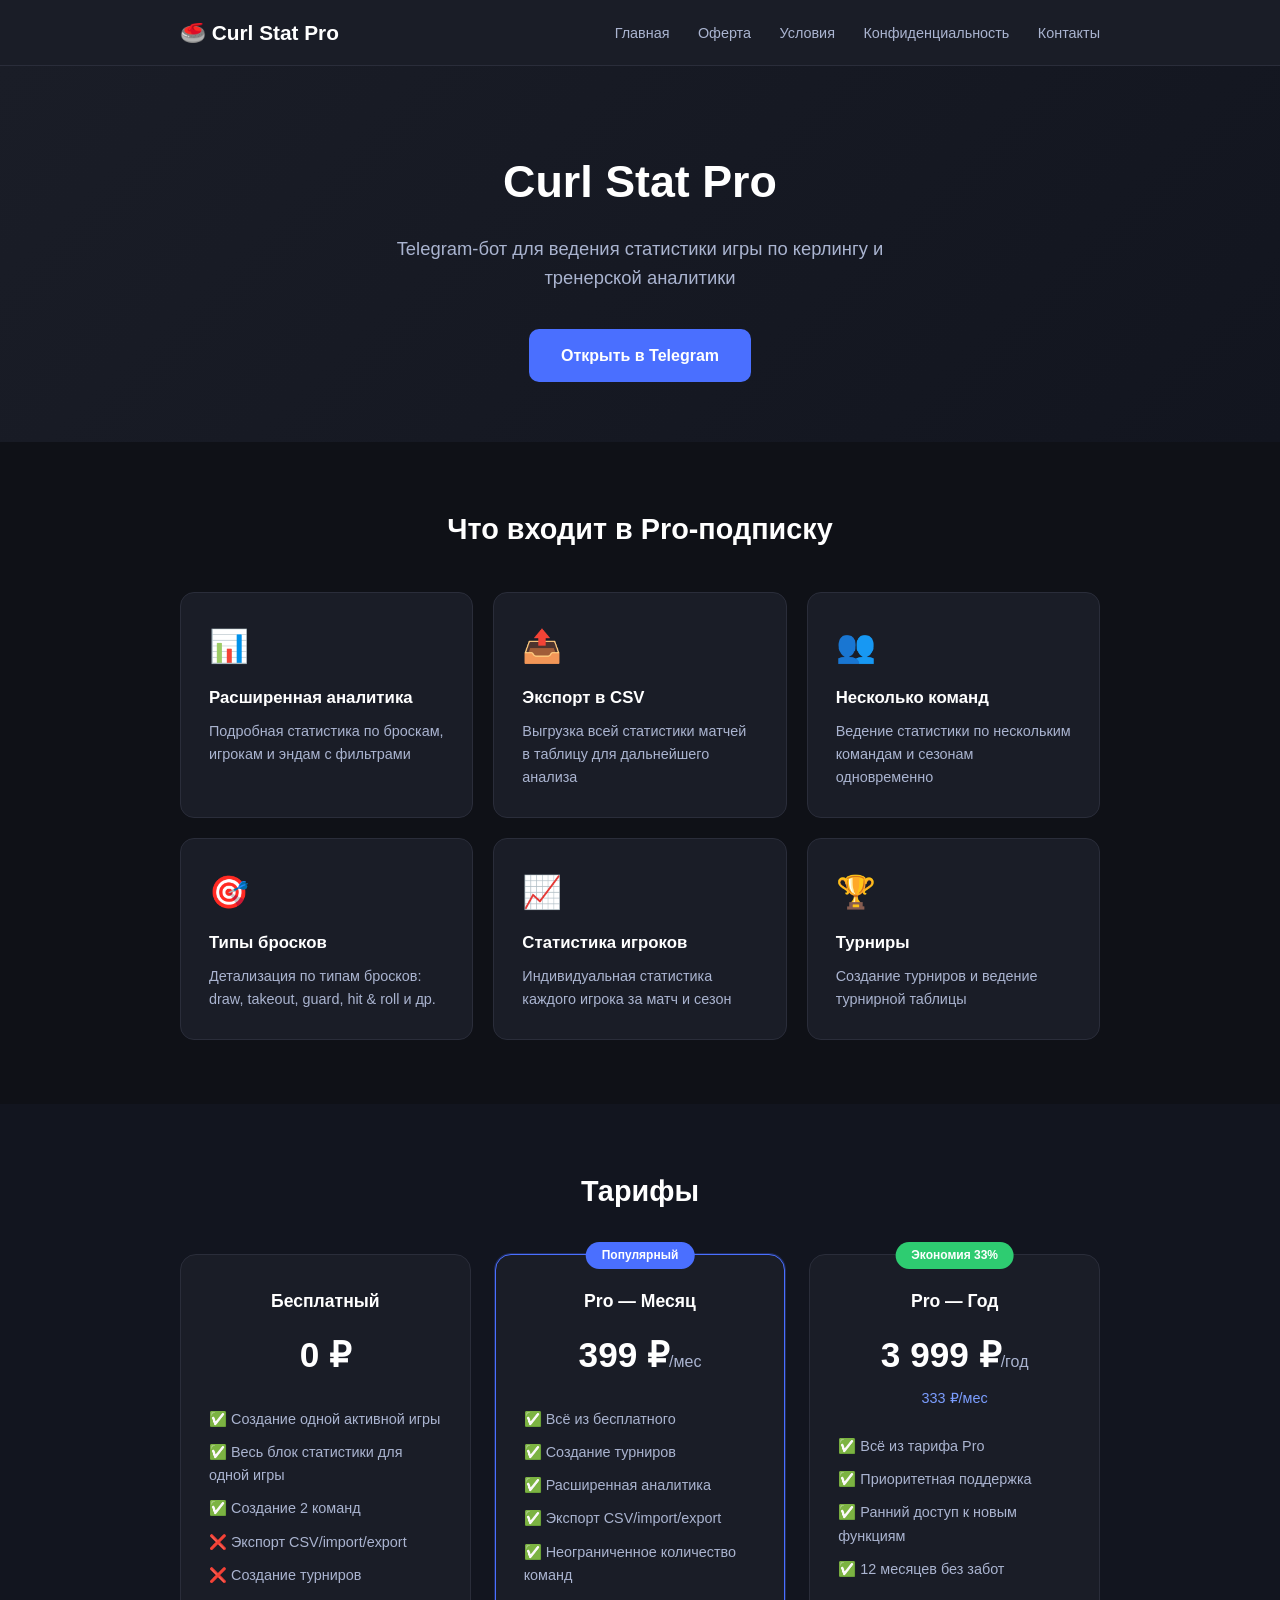
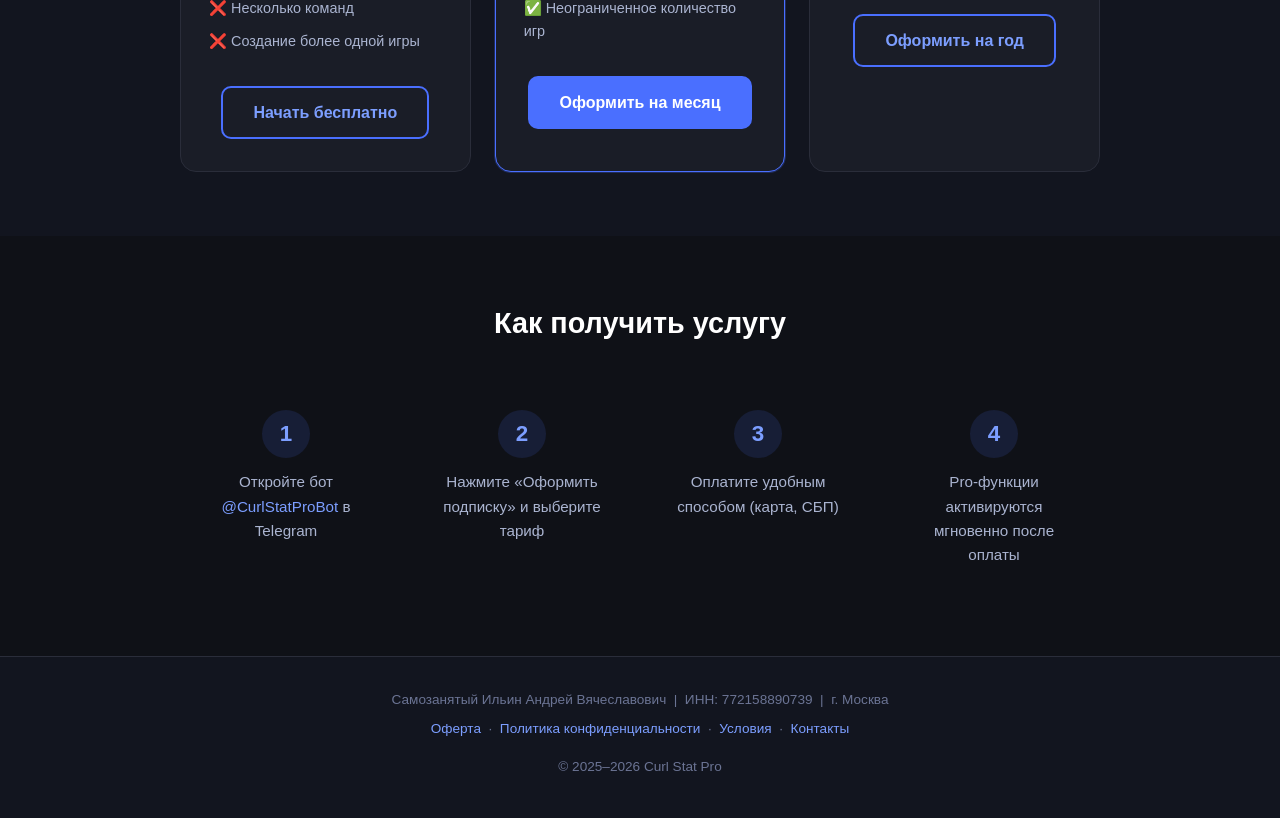
<file: index.html>
<!DOCTYPE html>
<html lang="ru">
<head>
  <meta charset="UTF-8">
  <meta name="viewport" content="width=device-width, initial-scale=1.0">
  <link rel="icon" href="favicon.svg" type="image/svg+xml">
  <title>Curl Stat Pro — статистика и аналитика для керлинга</title>
  <link rel="stylesheet" href="style.css">
</head>
<body>
  <header>
    <div class="container">
      <div class="logo">🥌 Curl Stat Pro</div>
      <nav>
        <a href="index.html">Главная</a>
        <a href="offer.html">Оферта</a>
        <a href="terms.html">Условия</a>
        <a href="privacy.html">Конфиденциальность</a>
        <a href="contacts.html">Контакты</a>
      </nav>
    </div>
  </header>

  <main>
    <section class="hero">
      <div class="container">
        <h1>Curl Stat Pro</h1>
        <p class="subtitle">Telegram-бот для ведения статистики игры по керлингу и тренерской аналитики</p>
        <a href="https://t.me/CurlStatProBot" class="btn-primary" target="_blank">Открыть в Telegram</a>
      </div>
    </section>

    <section class="features">
      <div class="container">
        <h2>Что входит в Pro-подписку</h2>
        <div class="grid">
          <div class="card"><div class="icon">📊</div><h3>Расширенная аналитика</h3><p>Подробная статистика по броскам, игрокам и эндам с фильтрами</p></div>
          <div class="card"><div class="icon">📤</div><h3>Экспорт в CSV</h3><p>Выгрузка всей статистики матчей в таблицу для дальнейшего анализа</p></div>
          <div class="card"><div class="icon">👥</div><h3>Несколько команд</h3><p>Ведение статистики по нескольким командам и сезонам одновременно</p></div>
          <div class="card"><div class="icon">🎯</div><h3>Типы бросков</h3><p>Детализация по типам бросков: draw, takeout, guard, hit &amp; roll и др.</p></div>
          <div class="card"><div class="icon">📈</div><h3>Статистика игроков</h3><p>Индивидуальная статистика каждого игрока за матч и сезон</p></div>
          <div class="card"><div class="icon">🏆</div><h3>Турниры</h3><p>Создание турниров и ведение турнирной таблицы</p></div>
        </div>
      </div>
    </section>

    <section class="pricing" id="pricing">
      <div class="container">
        <h2>Тарифы</h2>
        <div class="plans">

          <div class="plan">
            <h3>Бесплатный</h3>
            <div class="price">0 ₽</div>
            <ul>
              <li>✅ Создание одной активной игры</li>
              <li>✅ Весь блок статистики для одной игры</li>
              <li>✅ Создание 2 команд</li>
              <li>❌ Экспорт CSV/import/export</li>
              <li>❌ Создание турниров</li>
              <li>❌ Несколько команд</li>
              <li>❌ Создание более одной игры</li>
            </ul>
            <a href="https://t.me/CurlStatProBot" class="btn-secondary" target="_blank">Начать бесплатно</a>
          </div>

          <div class="plan featured">
            <div class="badge">Популярный</div>
            <h3>Pro — Месяц</h3>
            <div class="price">399 ₽<span>/мес</span></div>
            <ul>
              <li>✅ Всё из бесплатного</li>
              <li>✅ Создание турниров</li>
              <li>✅ Расширенная аналитика</li>
              <li>✅ Экспорт CSV/import/export</li>
              <li>✅ Неограниченное количество команд</li>
              <li>✅ Неограниченное количество игр</li>
            </ul>
            <a href="https://t.me/CurlStatProBot" class="btn-primary" target="_blank">Оформить на месяц</a>
          </div>

          <div class="plan">
            <div class="badge save">Экономия 33%</div>
            <h3>Pro — Год</h3>
            <div class="price">3 999 ₽<span>/год</span></div>
            <p class="per-month">333 ₽/мес</p>
            <ul>
              <li>✅ Всё из тарифа Pro</li>
              <li>✅ Приоритетная поддержка</li>
              <li>✅ Ранний доступ к новым функциям</li>
              <li>✅ 12 месяцев без забот</li>
            </ul>
            <a href="https://t.me/CurlStatProBot" class="btn-secondary" target="_blank">Оформить на год</a>
          </div>

        </div>
      </div>
    </section>

    <section class="how">
      <div class="container">
        <h2>Как получить услугу</h2>
        <div class="steps">
          <div class="step"><span class="num">1</span><p>Откройте бот <a href="https://t.me/CurlStatProBot" target="_blank">@CurlStatProBot</a> в Telegram</p></div>
          <div class="step"><span class="num">2</span><p>Нажмите «Оформить подписку» и выберите тариф</p></div>
          <div class="step"><span class="num">3</span><p>Оплатите удобным способом (карта, СБП)</p></div>
          <div class="step"><span class="num">4</span><p>Pro-функции активируются мгновенно после оплаты</p></div>
        </div>
      </div>
    </section>
  </main>

  <footer>
    <div class="container">
      <p>Самозанятый Ильин Андрей Вячеславович &nbsp;|&nbsp; ИНН: 772158890739 &nbsp;|&nbsp; г. Москва</p>
      <p>
        <a href="offer.html">Оферта</a> &nbsp;·&nbsp;
        <a href="privacy.html">Политика конфиденциальности</a> &nbsp;·&nbsp;
        <a href="terms.html">Условия</a> &nbsp;·&nbsp;
        <a href="contacts.html">Контакты</a>
      </p>
      <p class="copy">&copy; 2025–2026 Curl Stat Pro</p>
    </div>
  </footer>
</body>
</html>
</file>
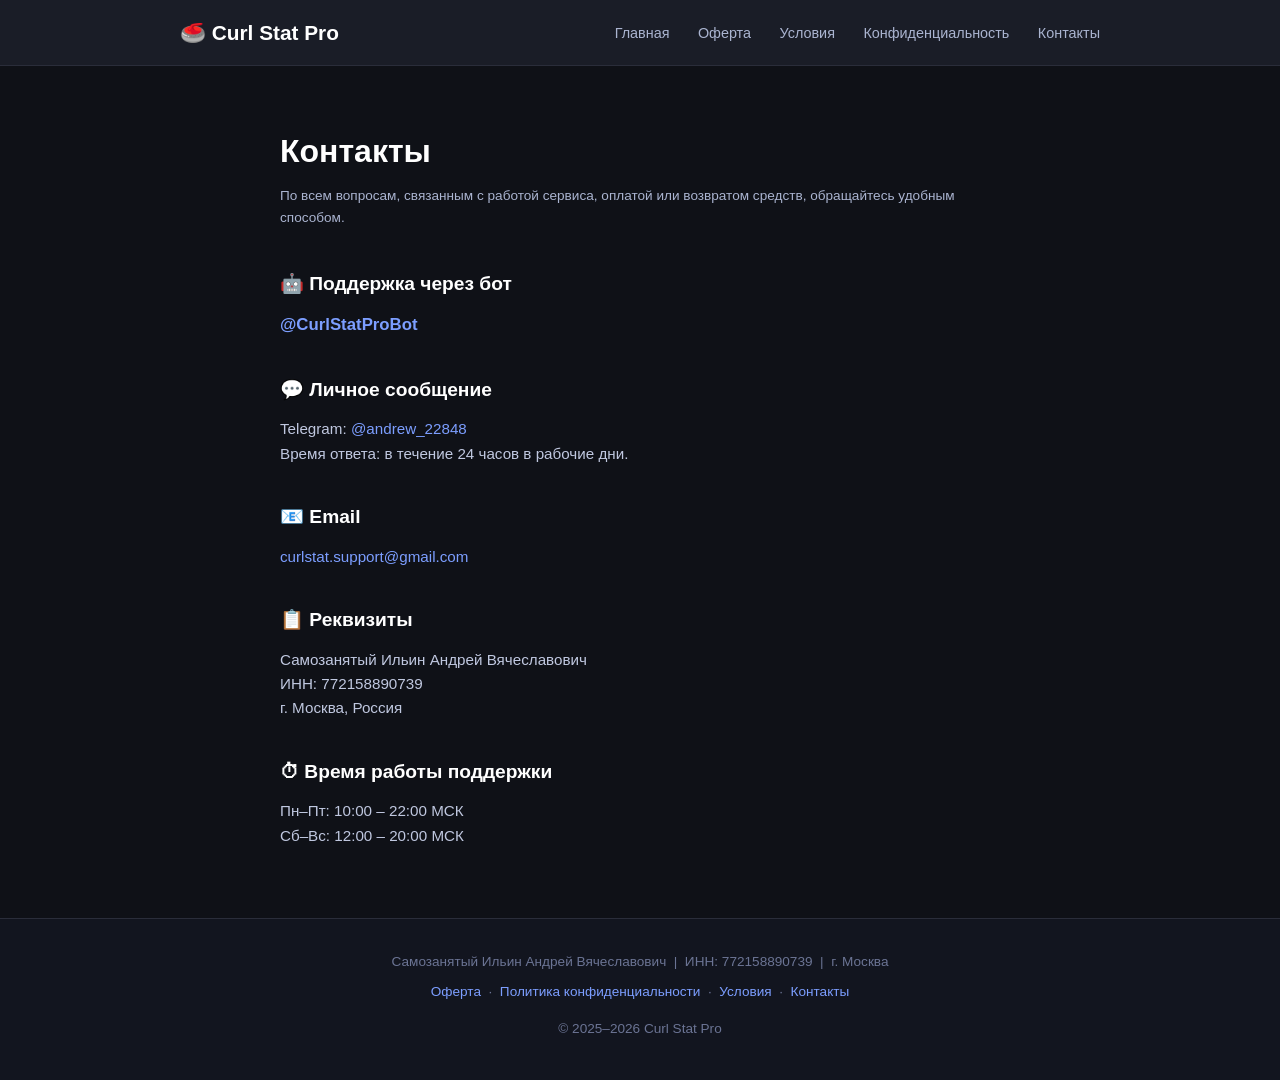
<file: contacts.html>
<!DOCTYPE html>
<html lang="ru">
<head>
  <meta charset="UTF-8">
  <meta name="viewport" content="width=device-width, initial-scale=1.0">
  <link rel="icon" href="favicon.svg" type="image/svg+xml">
  <title>Контакты — Curl Stat Pro</title>
  <link rel="stylesheet" href="style.css">
</head>
<body>
  <header>
    <div class="container">
      <div class="logo"><a href="index.html" style="color:#fff;text-decoration:none">🥌 Curl Stat Pro</a></div>
      <nav>
        <a href="index.html">Главная</a>
        <a href="offer.html">Оферта</a>
        <a href="terms.html">Условия</a>
        <a href="privacy.html">Конфиденциальность</a>
        <a href="contacts.html">Контакты</a>
      </nav>
    </div>
  </header>

  <div class="page-content">
    <h1>Контакты</h1>
    <p class="updated">По всем вопросам, связанным с работой сервиса, оплатой или возвратом средств, обращайтесь удобным способом.</p>
    <h2>🤖 Поддержка через бот</h2>
    <p><a href="https://t.me/CurlStatProBot" target="_blank" style="font-size:1.05rem;font-weight:600">@CurlStatProBot</a></p>
    <h2>💬 Личное сообщение</h2>
    <p>Telegram: <a href="https://t.me/andrew_22848" target="_blank">@andrew_22848</a><br>
    Время ответа: в течение 24 часов в рабочие дни.</p>
    <h2>📧 Email</h2>
    <p><a href="mailto:curlstat.support@gmail.com">curlstat.support@gmail.com</a></p>
    <h2>📋 Реквизиты</h2>
    <p>Самозанятый Ильин Андрей Вячеславович<br>ИНН: 772158890739<br>г. Москва, Россия</p>
    <h2>⏱ Время работы поддержки</h2>
    <p>Пн–Пт: 10:00 – 22:00 МСК<br>Сб–Вс: 12:00 – 20:00 МСК</p>
  </div>

  <footer>
    <div class="container">
      <p>Самозанятый Ильин Андрей Вячеславович &nbsp;|&nbsp; ИНН: 772158890739 &nbsp;|&nbsp; г. Москва</p>
      <p>
        <a href="offer.html">Оферта</a> &nbsp;·&nbsp;
        <a href="privacy.html">Политика конфиденциальности</a> &nbsp;·&nbsp;
        <a href="terms.html">Условия</a> &nbsp;·&nbsp;
        <a href="contacts.html">Контакты</a>
      </p>
      <p class="copy">&copy; 2025–2026 Curl Stat Pro</p>
    </div>
  </footer>
</body>
</html>
</file>
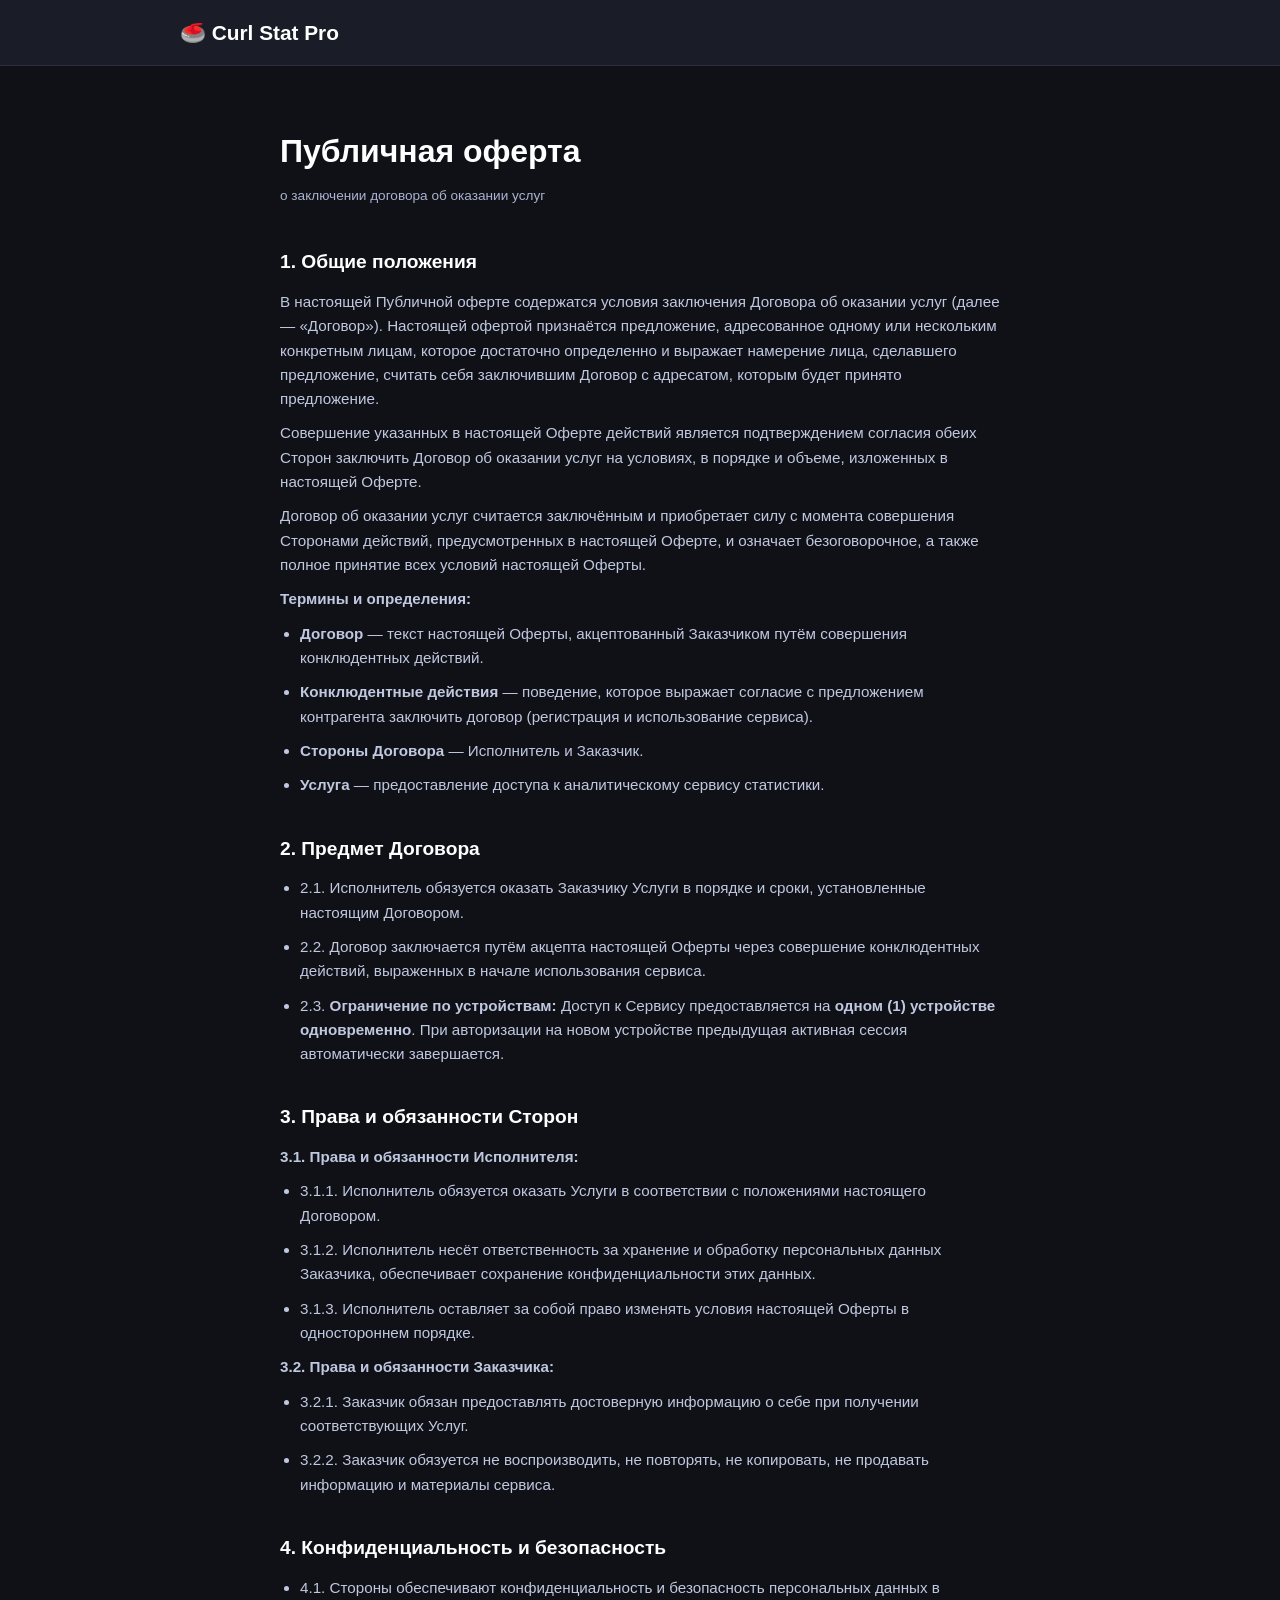
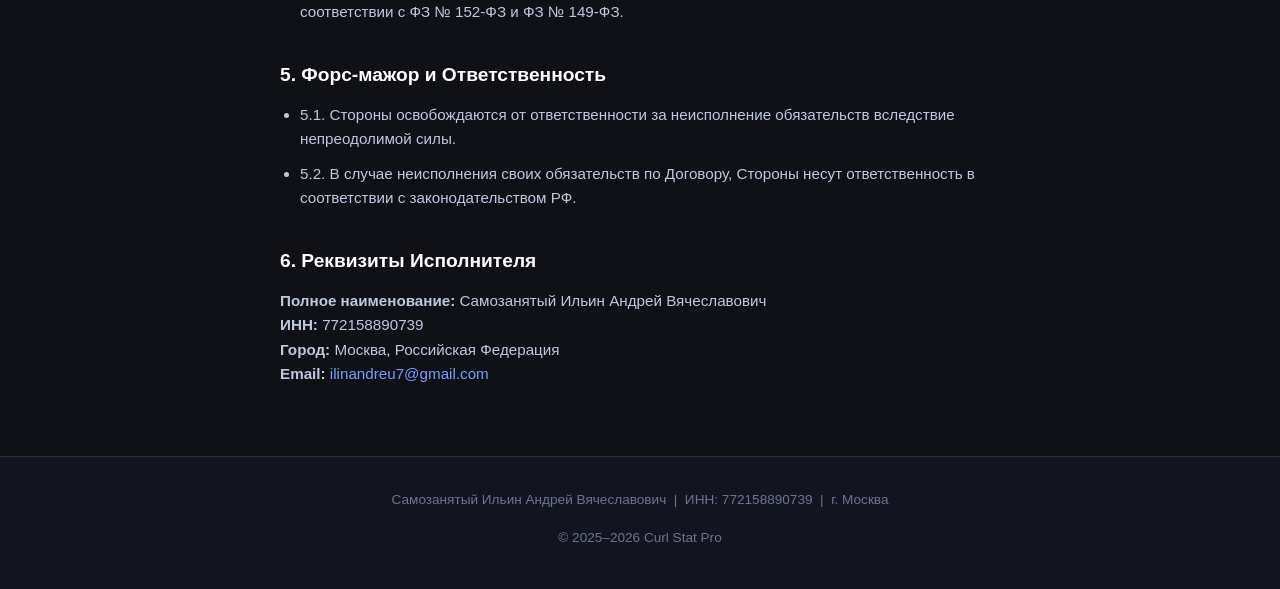
<file: offer-ios.html>
<!DOCTYPE html>
<html lang="ru">
<head>
  <meta charset="UTF-8">
  <meta name="viewport" content="width=device-width, initial-scale=1.0">
  <link rel="icon" href="favicon.svg" type="image/svg+xml">
  <title>Публичная оферта — Curl Stat Pro</title>
  <link rel="stylesheet" href="style.css">
</head>
<body>
  <header>
    <div class="container">
      <div class="logo">🥌 Curl Stat Pro</div>
    </div>
  </header>

  <div class="page-content">
    <h1>Публичная оферта</h1>
    <p class="updated">о заключении договора об оказании услуг</p>

    <h2>1. Общие положения</h2>
    <p>В настоящей Публичной оферте содержатся условия заключения Договора об оказании услуг (далее — «Договор»). Настоящей офертой признаётся предложение, адресованное одному или нескольким конкретным лицам, которое достаточно определенно и выражает намерение лица, сделавшего предложение, считать себя заключившим Договор с адресатом, которым будет принято предложение.</p>
    <p>Совершение указанных в настоящей Оферте действий является подтверждением согласия обеих Сторон заключить Договор об оказании услуг на условиях, в порядке и объеме, изложенных в настоящей Оферте.</p>
    <p>Договор об оказании услуг считается заключённым и приобретает силу с момента совершения Сторонами действий, предусмотренных в настоящей Оферте, и означает безоговорочное, а также полное принятие всех условий настоящей Оферты.</p>

    <p><strong>Термины и определения:</strong></p>
    <ul>
      <li><strong>Договор</strong> — текст настоящей Оферты, акцептованный Заказчиком путём совершения конклюдентных действий.</li>
      <li><strong>Конклюдентные действия</strong> — поведение, которое выражает согласие с предложением контрагента заключить договор (регистрация и использование сервиса).</li>
      <li><strong>Стороны Договора</strong> — Исполнитель и Заказчик.</li>
      <li><strong>Услуга</strong> — предоставление доступа к аналитическому сервису статистики.</li>
    </ul>

    <h2>2. Предмет Договора</h2>
    <ul>
      <li>2.1. Исполнитель обязуется оказать Заказчику Услуги в порядке и сроки, установленные настоящим Договором.</li>
      <li>2.2. Договор заключается путём акцепта настоящей Оферты через совершение конклюдентных действий, выраженных в начале использования сервиса.</li>
      <li>2.3. <strong>Ограничение по устройствам:</strong> Доступ к Сервису предоставляется на <strong>одном (1) устройстве одновременно</strong>. При авторизации на новом устройстве предыдущая активная сессия автоматически завершается.</li>
    </ul>

    <h2>3. Права и обязанности Сторон</h2>
    <p><strong>3.1. Права и обязанности Исполнителя:</strong></p>
    <ul>
      <li>3.1.1. Исполнитель обязуется оказать Услуги в соответствии с положениями настоящего Договором.</li>
      <li>3.1.2. Исполнитель несёт ответственность за хранение и обработку персональных данных Заказчика, обеспечивает сохранение конфиденциальности этих данных.</li>
      <li>3.1.3. Исполнитель оставляет за собой право изменять условия настоящей Оферты в одностороннем порядке.</li>
    </ul>
    <p><strong>3.2. Права и обязанности Заказчика:</strong></p>
    <ul>
      <li>3.2.1. Заказчик обязан предоставлять достоверную информацию о себе при получении соответствующих Услуг.</li>
      <li>3.2.2. Заказчик обязуется не воспроизводить, не повторять, не копировать, не продавать информацию и материалы сервиса.</li>
    </ul>

    <h2>4. Конфиденциальность и безопасность</h2>
    <ul>
      <li>4.1. Стороны обеспечивают конфиденциальность и безопасность персональных данных в соответствии с ФЗ № 152-ФЗ и ФЗ № 149-ФЗ.</li>
    </ul>

    <h2>5. Форс-мажор и Ответственность</h2>
    <ul>
      <li>5.1. Стороны освобождаются от ответственности за неисполнение обязательств вследствие непреодолимой силы.</li>
      <li>5.2. В случае неисполнения своих обязательств по Договору, Стороны несут ответственность в соответствии с законодательством РФ.</li>
    </ul>

    <h2>6. Реквизиты Исполнителя</h2>
    <p>
      <strong>Полное наименование:</strong> Самозанятый Ильин Андрей Вячеславович<br>
      <strong>ИНН:</strong> 772158890739<br>
      <strong>Город:</strong> Москва, Российская Федерация<br>
      <strong>Email:</strong> <a href="mailto:ilinandreu7@gmail.com">ilinandreu7@gmail.com</a><br>
    </p>
  </div>

  <footer>
    <div class="container">
      <p>Самозанятый Ильин Андрей Вячеславович &nbsp;|&nbsp; ИНН: 772158890739 &nbsp;|&nbsp; г. Москва</p>
      <p class="copy">&copy; 2025–2026 Curl Stat Pro</p>
    </div>
  </footer>
</body>
</html>
</file>
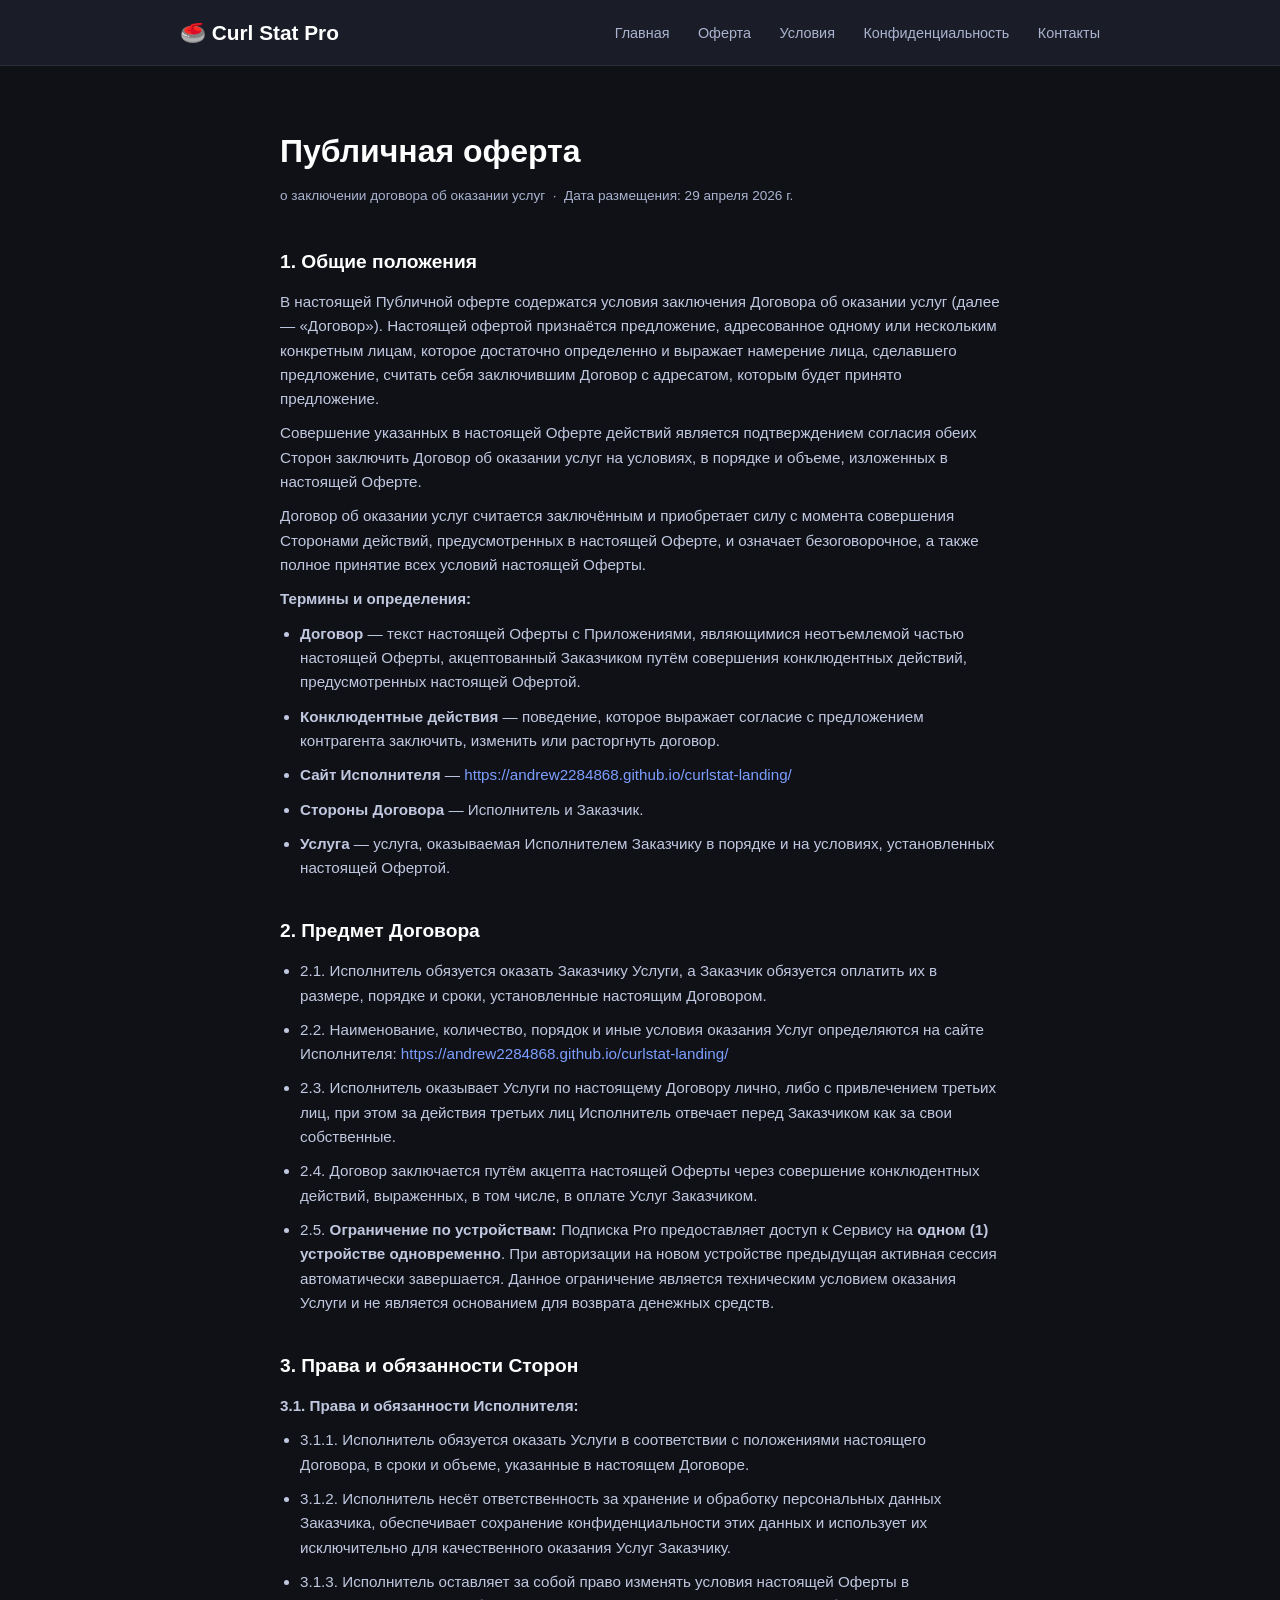
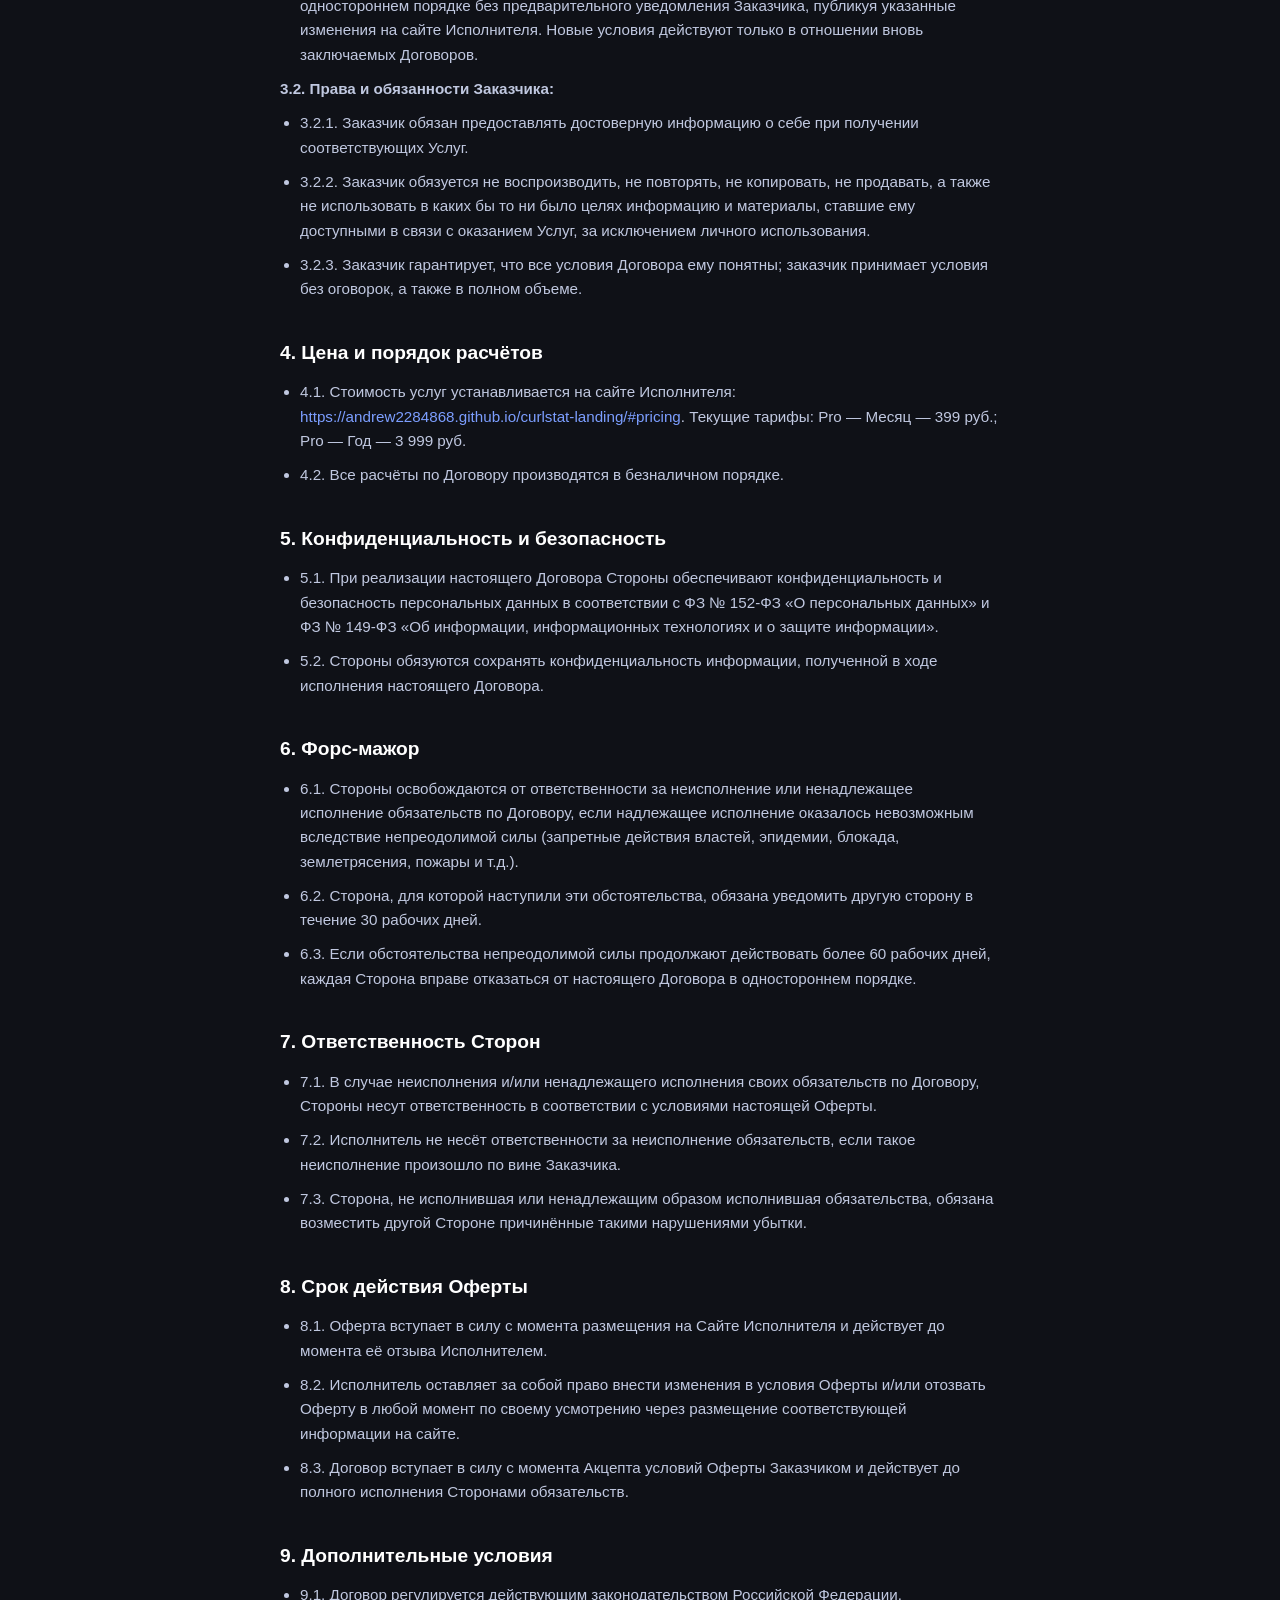
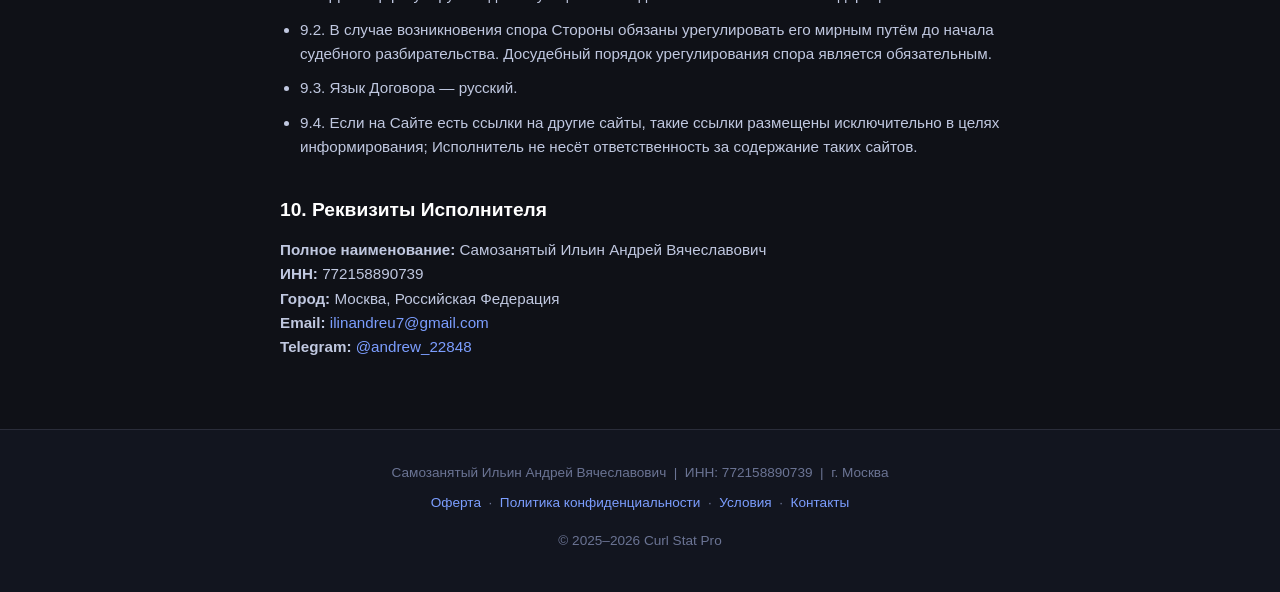
<file: offer.html>
<!DOCTYPE html>
<html lang="ru">
<head>
  <meta charset="UTF-8">
  <meta name="viewport" content="width=device-width, initial-scale=1.0">
  <link rel="icon" href="favicon.svg" type="image/svg+xml">
  <title>Публичная оферта — Curl Stat Pro</title>
  <link rel="stylesheet" href="style.css">
</head>
<body>
  <header>
    <div class="container">
      <div class="logo"><a href="index.html" style="color:#fff;text-decoration:none">🥌 Curl Stat Pro</a></div>
      <nav>
        <a href="index.html">Главная</a>
        <a href="offer.html">Оферта</a>
        <a href="terms.html">Условия</a>
        <a href="privacy.html">Конфиденциальность</a>
        <a href="contacts.html">Контакты</a>
      </nav>
    </div>
  </header>

  <div class="page-content">
    <h1>Публичная оферта</h1>
    <p class="updated">о заключении договора об оказании услуг &nbsp;&middot;&nbsp; Дата размещения: 29 апреля 2026 г.</p>

    <h2>1. Общие положения</h2>
    <p>В настоящей Публичной оферте содержатся условия заключения Договора об оказании услуг (далее — «Договор»). Настоящей офертой признаётся предложение, адресованное одному или нескольким конкретным лицам, которое достаточно определенно и выражает намерение лица, сделавшего предложение, считать себя заключившим Договор с адресатом, которым будет принято предложение.</p>
    <p>Совершение указанных в настоящей Оферте действий является подтверждением согласия обеих Сторон заключить Договор об оказании услуг на условиях, в порядке и объеме, изложенных в настоящей Оферте.</p>
    <p>Договор об оказании услуг считается заключённым и приобретает силу с момента совершения Сторонами действий, предусмотренных в настоящей Оферте, и означает безоговорочное, а также полное принятие всех условий настоящей Оферты.</p>

    <p><strong>Термины и определения:</strong></p>
    <ul>
      <li><strong>Договор</strong> — текст настоящей Оферты с Приложениями, являющимися неотъемлемой частью настоящей Оферты, акцептованный Заказчиком путём совершения конклюдентных действий, предусмотренных настоящей Офертой.</li>
      <li><strong>Конклюдентные действия</strong> — поведение, которое выражает согласие с предложением контрагента заключить, изменить или расторгнуть договор.</li>
      <li><strong>Сайт Исполнителя</strong> — <a href="https://andrew2284868.github.io/curlstat-landing/" target="_blank">https://andrew2284868.github.io/curlstat-landing/</a></li>
      <li><strong>Стороны Договора</strong> — Исполнитель и Заказчик.</li>
      <li><strong>Услуга</strong> — услуга, оказываемая Исполнителем Заказчику в порядке и на условиях, установленных настоящей Офертой.</li>
    </ul>

    <h2>2. Предмет Договора</h2>
    <ul>
      <li>2.1. Исполнитель обязуется оказать Заказчику Услуги, а Заказчик обязуется оплатить их в размере, порядке и сроки, установленные настоящим Договором.</li>
      <li>2.2. Наименование, количество, порядок и иные условия оказания Услуг определяются на сайте Исполнителя: <a href="https://andrew2284868.github.io/curlstat-landing/" target="_blank">https://andrew2284868.github.io/curlstat-landing/</a></li>
      <li>2.3. Исполнитель оказывает Услуги по настоящему Договору лично, либо с привлечением третьих лиц, при этом за действия третьих лиц Исполнитель отвечает перед Заказчиком как за свои собственные.</li>
      <li>2.4. Договор заключается путём акцепта настоящей Оферты через совершение конклюдентных действий, выраженных, в том числе, в оплате Услуг Заказчиком.</li>
      <li>2.5. <strong>Ограничение по устройствам:</strong> Подписка Pro предоставляет доступ к Сервису на <strong>одном (1) устройстве одновременно</strong>. При авторизации на новом устройстве предыдущая активная сессия автоматически завершается. Данное ограничение является техническим условием оказания Услуги и не является основанием для возврата денежных средств.</li>
    </ul>

    <h2>3. Права и обязанности Сторон</h2>
    <p><strong>3.1. Права и обязанности Исполнителя:</strong></p>
    <ul>
      <li>3.1.1. Исполнитель обязуется оказать Услуги в соответствии с положениями настоящего Договора, в сроки и объеме, указанные в настоящем Договоре.</li>
      <li>3.1.2. Исполнитель несёт ответственность за хранение и обработку персональных данных Заказчика, обеспечивает сохранение конфиденциальности этих данных и использует их исключительно для качественного оказания Услуг Заказчику.</li>
      <li>3.1.3. Исполнитель оставляет за собой право изменять условия настоящей Оферты в одностороннем порядке без предварительного уведомления Заказчика, публикуя указанные изменения на сайте Исполнителя. Новые условия действуют только в отношении вновь заключаемых Договоров.</li>
    </ul>
    <p><strong>3.2. Права и обязанности Заказчика:</strong></p>
    <ul>
      <li>3.2.1. Заказчик обязан предоставлять достоверную информацию о себе при получении соответствующих Услуг.</li>
      <li>3.2.2. Заказчик обязуется не воспроизводить, не повторять, не копировать, не продавать, а также не использовать в каких бы то ни было целях информацию и материалы, ставшие ему доступными в связи с оказанием Услуг, за исключением личного использования.</li>
      <li>3.2.3. Заказчик гарантирует, что все условия Договора ему понятны; заказчик принимает условия без оговорок, а также в полном объеме.</li>
    </ul>

    <h2>4. Цена и порядок расчётов</h2>
    <ul>
      <li>4.1. Стоимость услуг устанавливается на сайте Исполнителя: <a href="https://andrew2284868.github.io/curlstat-landing/#pricing" target="_blank">https://andrew2284868.github.io/curlstat-landing/#pricing</a>. Текущие тарифы: Pro&nbsp;—&nbsp;Месяц&nbsp;—&nbsp;399&nbsp;руб.; Pro&nbsp;—&nbsp;Год&nbsp;—&nbsp;3&nbsp;999&nbsp;руб.</li>
      <li>4.2. Все расчёты по Договору производятся в безналичном порядке.</li>
    </ul>

    <h2>5. Конфиденциальность и безопасность</h2>
    <ul>
      <li>5.1. При реализации настоящего Договора Стороны обеспечивают конфиденциальность и безопасность персональных данных в соответствии с ФЗ № 152-ФЗ «О персональных данных» и ФЗ № 149-ФЗ «Об информации, информационных технологиях и о защите информации».</li>
      <li>5.2. Стороны обязуются сохранять конфиденциальность информации, полученной в ходе исполнения настоящего Договора.</li>
    </ul>

    <h2>6. Форс-мажор</h2>
    <ul>
      <li>6.1. Стороны освобождаются от ответственности за неисполнение или ненадлежащее исполнение обязательств по Договору, если надлежащее исполнение оказалось невозможным вследствие непреодолимой силы (запретные действия властей, эпидемии, блокада, землетрясения, пожары и т.д.).</li>
      <li>6.2. Сторона, для которой наступили эти обстоятельства, обязана уведомить другую сторону в течение 30 рабочих дней.</li>
      <li>6.3. Если обстоятельства непреодолимой силы продолжают действовать более 60 рабочих дней, каждая Сторона вправе отказаться от настоящего Договора в одностороннем порядке.</li>
    </ul>

    <h2>7. Ответственность Сторон</h2>
    <ul>
      <li>7.1. В случае неисполнения и/или ненадлежащего исполнения своих обязательств по Договору, Стороны несут ответственность в соответствии с условиями настоящей Оферты.</li>
      <li>7.2. Исполнитель не несёт ответственности за неисполнение обязательств, если такое неисполнение произошло по вине Заказчика.</li>
      <li>7.3. Сторона, не исполнившая или ненадлежащим образом исполнившая обязательства, обязана возместить другой Стороне причинённые такими нарушениями убытки.</li>
    </ul>

    <h2>8. Срок действия Оферты</h2>
    <ul>
      <li>8.1. Оферта вступает в силу с момента размещения на Сайте Исполнителя и действует до момента её отзыва Исполнителем.</li>
      <li>8.2. Исполнитель оставляет за собой право внести изменения в условия Оферты и/или отозвать Оферту в любой момент по своему усмотрению через размещение соответствующей информации на сайте.</li>
      <li>8.3. Договор вступает в силу с момента Акцепта условий Оферты Заказчиком и действует до полного исполнения Сторонами обязательств.</li>
    </ul>

    <h2>9. Дополнительные условия</h2>
    <ul>
      <li>9.1. Договор регулируется действующим законодательством Российской Федерации.</li>
      <li>9.2. В случае возникновения спора Стороны обязаны урегулировать его мирным путём до начала судебного разбирательства. Досудебный порядок урегулирования спора является обязательным.</li>
      <li>9.3. Язык Договора — русский.</li>
      <li>9.4. Если на Сайте есть ссылки на другие сайты, такие ссылки размещены исключительно в целях информирования; Исполнитель не несёт ответственность за содержание таких сайтов.</li>
    </ul>

    <h2>10. Реквизиты Исполнителя</h2>
    <p>
      <strong>Полное наименование:</strong> Самозанятый Ильин Андрей Вячеславович<br>
      <strong>ИНН:</strong> 772158890739<br>
      <strong>Город:</strong> Москва, Российская Федерация<br>
      <strong>Email:</strong> <a href="mailto:ilinandreu7@gmail.com">ilinandreu7@gmail.com</a><br>
      <strong>Telegram:</strong> <a href="https://t.me/andrew_22848" target="_blank">@andrew_22848</a>
    </p>
  </div>

  <footer>
    <div class="container">
      <p>Самозанятый Ильин Андрей Вячеславович &nbsp;|&nbsp; ИНН: 772158890739 &nbsp;|&nbsp; г. Москва</p>
      <p>
        <a href="offer.html">Оферта</a> &nbsp;·&nbsp;
        <a href="privacy.html">Политика конфиденциальности</a> &nbsp;·&nbsp;
        <a href="terms.html">Условия</a> &nbsp;·&nbsp;
        <a href="contacts.html">Контакты</a>
      </p>
      <p class="copy">&copy; 2025–2026 Curl Stat Pro</p>
    </div>
  </footer>
</body>
</html>
</file>
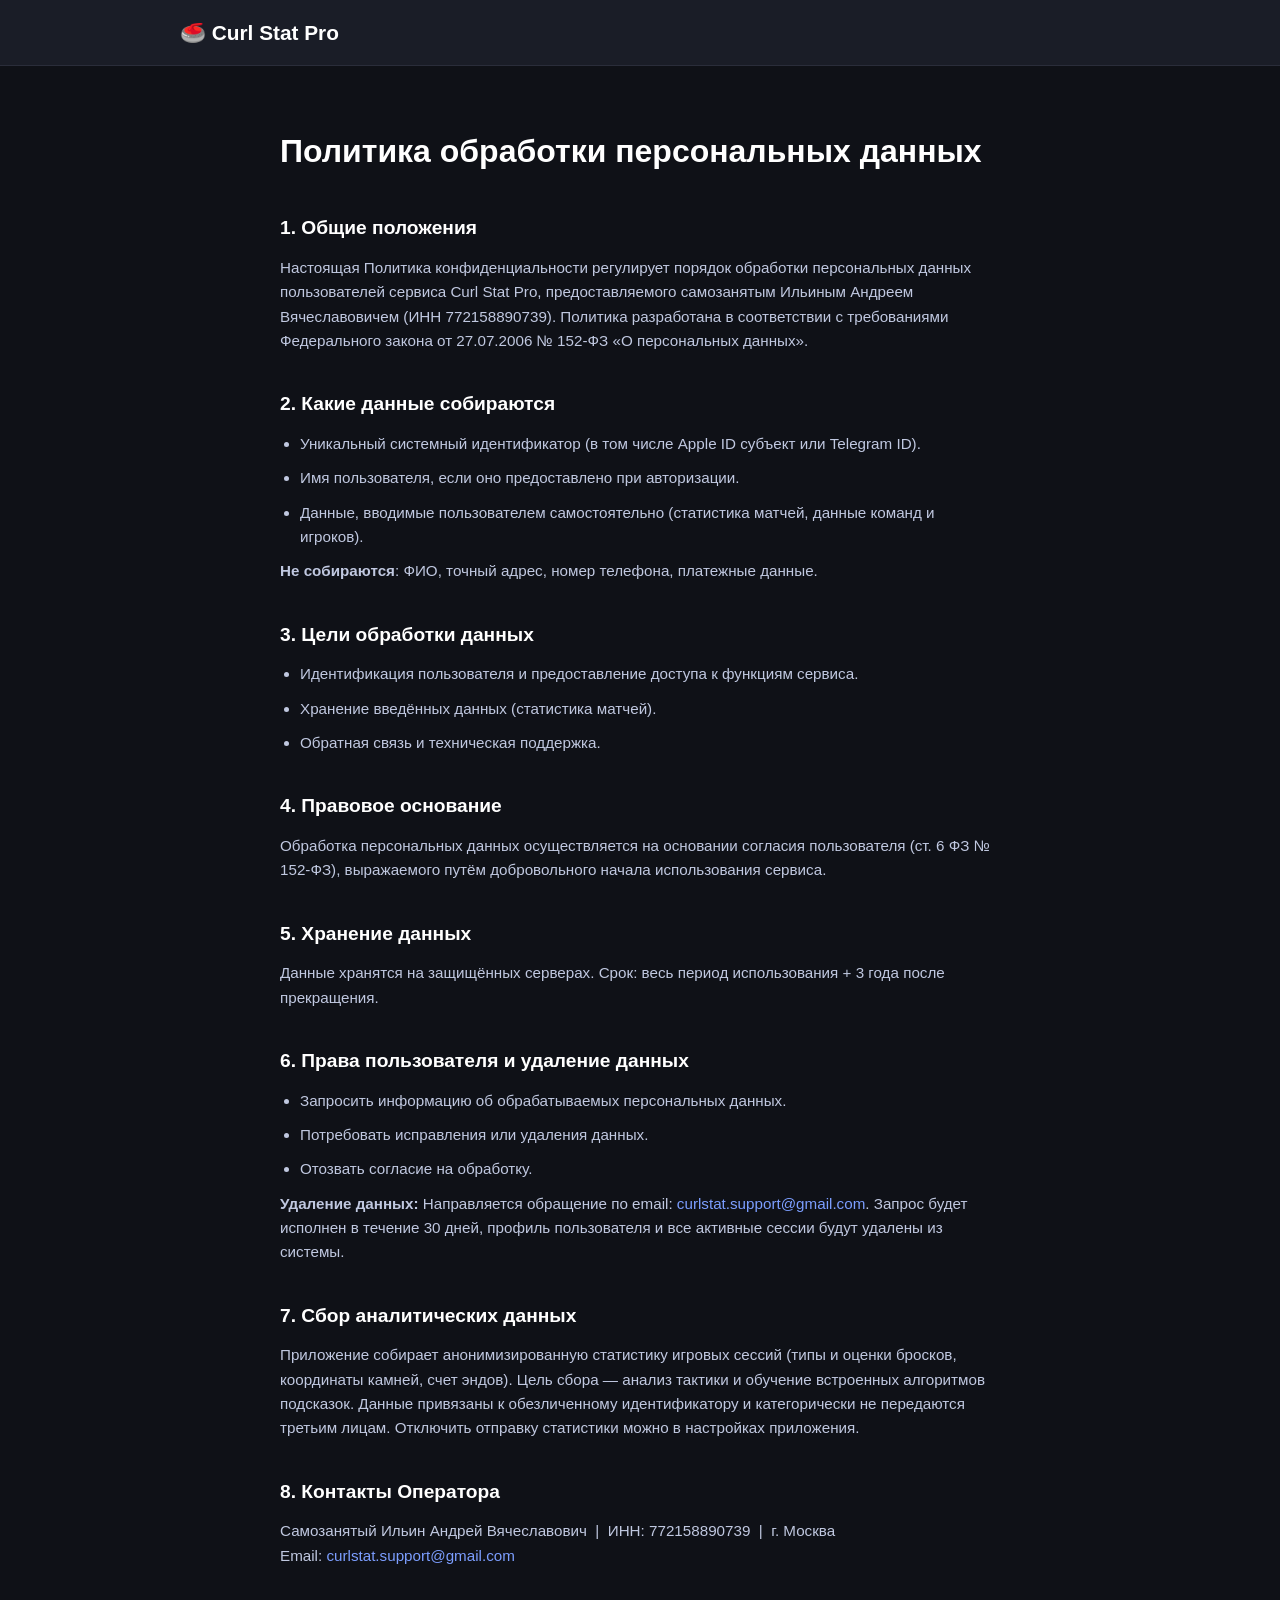
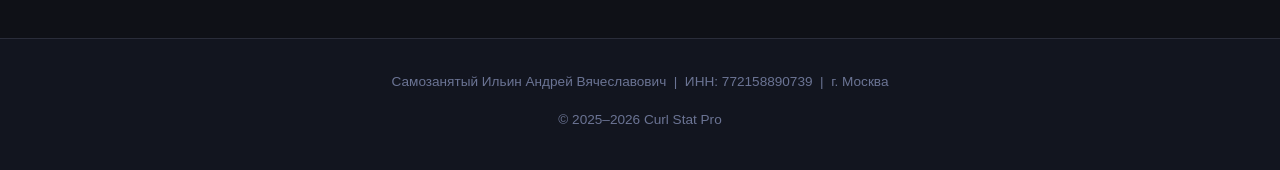
<file: privacy-ios.html>
<!DOCTYPE html>
<html lang="ru">
<head>
  <meta charset="UTF-8">
  <meta name="viewport" content="width=device-width, initial-scale=1.0">
  <link rel="icon" href="favicon.svg" type="image/svg+xml">
  <title>Политика конфиденциальности — Curl Stat Pro</title>
  <link rel="stylesheet" href="style.css">
</head>
<body>
  <header>
    <div class="container">
      <div class="logo">🥌 Curl Stat Pro</div>
    </div>
  </header>

  <div class="page-content">
    <h1>Политика обработки персональных данных</h1>
    
    <h2>1. Общие положения</h2>
    <p>Настоящая Политика конфиденциальности регулирует порядок обработки персональных данных пользователей сервиса Curl Stat Pro, предоставляемого самозанятым Ильиным Андреем Вячеславовичем (ИНН 772158890739). Политика разработана в соответствии с требованиями Федерального закона от 27.07.2006 № 152-ФЗ «О персональных данных».</p>
    
    <h2>2. Какие данные собираются</h2>
    <ul>
      <li>Уникальный системный идентификатор (в том числе Apple ID субъект или Telegram ID).</li>
      <li>Имя пользователя, если оно предоставлено при авторизации.</li>
      <li>Данные, вводимые пользователем самостоятельно (статистика матчей, данные команд и игроков).</li>
    </ul>
    <p><strong>Не собираются</strong>: ФИО, точный адрес, номер телефона, платежные данные.</p>
    
    <h2>3. Цели обработки данных</h2>
    <ul>
      <li>Идентификация пользователя и предоставление доступа к функциям сервиса.</li>
      <li>Хранение введённых данных (статистика матчей).</li>
      <li>Обратная связь и техническая поддержка.</li>
    </ul>
    
    <h2>4. Правовое основание</h2>
    <p>Обработка персональных данных осуществляется на основании согласия пользователя (ст. 6 ФЗ № 152-ФЗ), выражаемого путём добровольного начала использования сервиса.</p>
    
    <h2>5. Хранение данных</h2>
    <p>Данные хранятся на защищённых серверах. Срок: весь период использования + 3 года после прекращения.</p>
    
    <h2>6. Права пользователя и удаление данных</h2>
    <ul>
      <li>Запросить информацию об обрабатываемых персональных данных.</li>
      <li>Потребовать исправления или удаления данных.</li>
      <li>Отозвать согласие на обработку.</li>
    </ul>
    <p><strong>Удаление данных:</strong> Направляется обращение по email: <a href="mailto:curlstat.support@gmail.com">curlstat.support@gmail.com</a>. Запрос будет исполнен в течение 30 дней, профиль пользователя и все активные сессии будут удалены из системы.</p>

    <h2>7. Сбор аналитических данных</h2>
    <p>Приложение собирает анонимизированную статистику игровых сессий (типы и оценки бросков, координаты камней, счет эндов). Цель сбора — анализ тактики и обучение встроенных алгоритмов подсказок. Данные привязаны к обезличенному идентификатору и категорически не передаются третьим лицам. Отключить отправку статистики можно в настройках приложения.</p>

    <h2>8. Контакты Оператора</h2>
    <p>Самозанятый Ильин Андрей Вячеславович &nbsp;|&nbsp; ИНН: 772158890739 &nbsp;|&nbsp; г. Москва<br>
    Email: <a href="mailto:curlstat.support@gmail.com">curlstat.support@gmail.com</a></p>
  </div>

  <footer>
    <div class="container">
      <p>Самозанятый Ильин Андрей Вячеславович &nbsp;|&nbsp; ИНН: 772158890739 &nbsp;|&nbsp; г. Москва</p>
      <p class="copy">&copy; 2025–2026 Curl Stat Pro</p>
    </div>
  </footer>
</body>
</html>
</file>
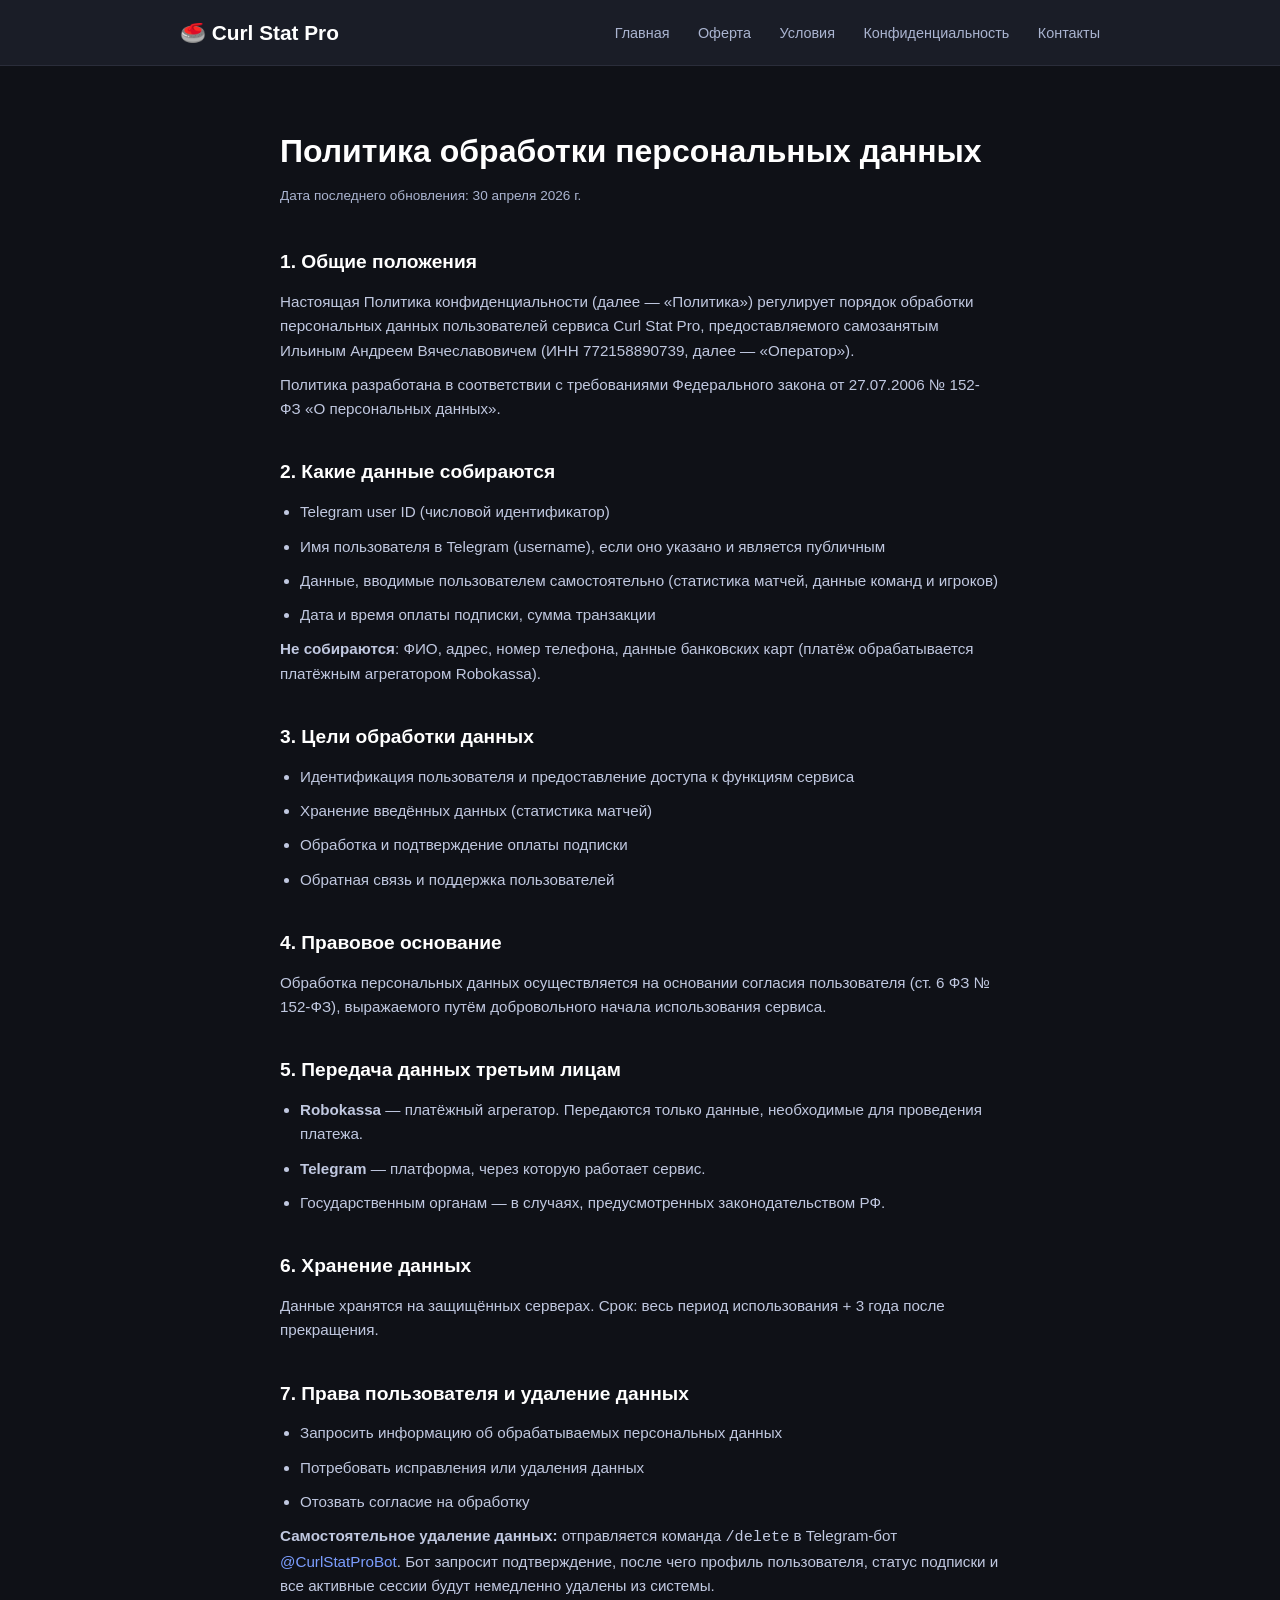
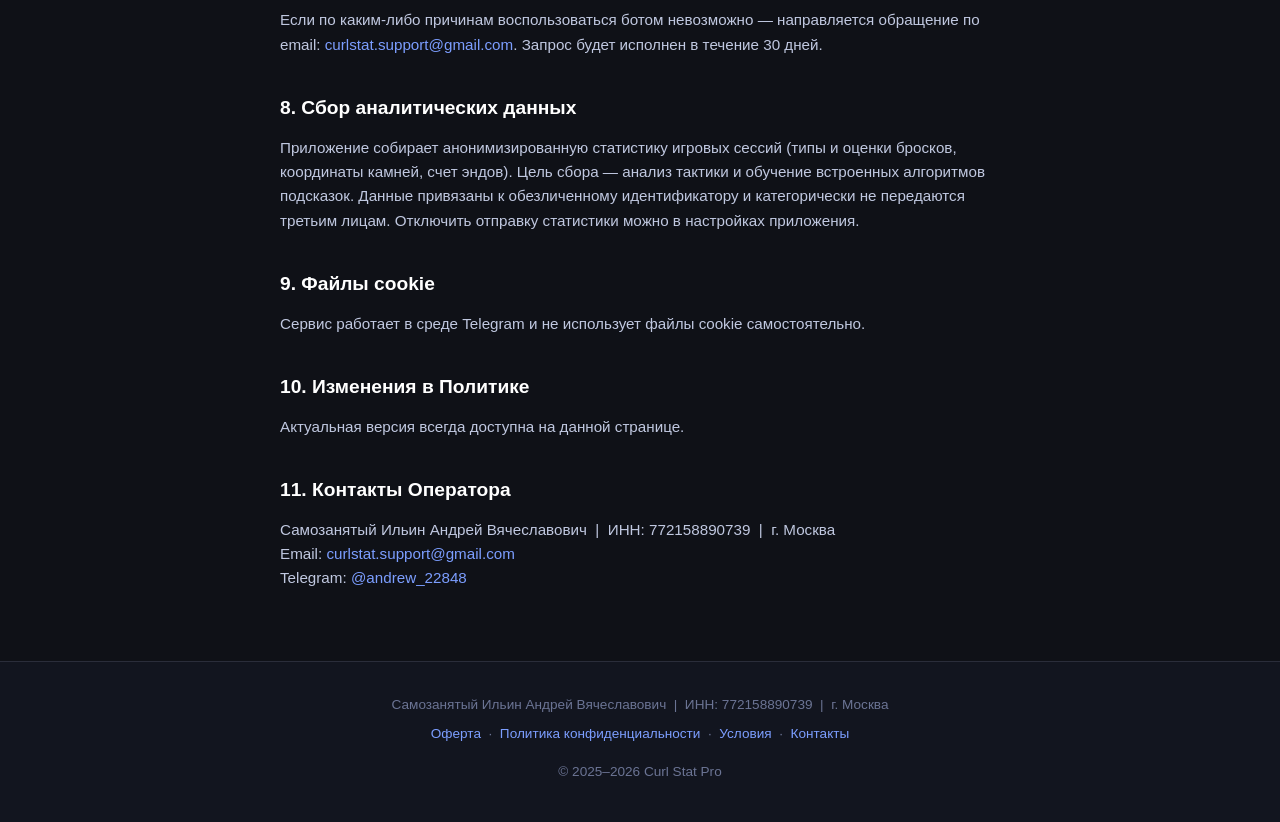
<file: privacy.html>
<!DOCTYPE html>
<html lang="ru">
<head>
  <meta charset="UTF-8">
  <meta name="viewport" content="width=device-width, initial-scale=1.0">
  <link rel="icon" href="favicon.svg" type="image/svg+xml">
  <title>Политика конфиденциальности — Curl Stat Pro</title>
  <link rel="stylesheet" href="style.css">
</head>
<body>
  <header>
    <div class="container">
      <div class="logo"><a href="index.html" style="color:#fff;text-decoration:none">🥌 Curl Stat Pro</a></div>
      <nav>
        <a href="index.html">Главная</a>
        <a href="offer.html">Оферта</a>
        <a href="terms.html">Условия</a>
        <a href="privacy.html">Конфиденциальность</a>
        <a href="contacts.html">Контакты</a>
      </nav>
    </div>
  </header>

  <div class="page-content">
    <h1>Политика обработки персональных данных</h1>
    <p class="updated">Дата последнего обновления: 30 апреля 2026 г.</p>
    
    <h2>1. Общие положения</h2>
    <p>Настоящая Политика конфиденциальности (далее — «Политика») регулирует порядок обработки персональных данных пользователей сервиса Curl Stat Pro, предоставляемого самозанятым Ильиным Андреем Вячеславовичем (ИНН 772158890739, далее — «Оператор»).</p>
    <p>Политика разработана в соответствии с требованиями Федерального закона от 27.07.2006 № 152-ФЗ «О персональных данных».</p>
    
    <h2>2. Какие данные собираются</h2>
    <ul>
      <li>Telegram user ID (числовой идентификатор)</li>
      <li>Имя пользователя в Telegram (username), если оно указано и является публичным</li>
      <li>Данные, вводимые пользователем самостоятельно (статистика матчей, данные команд и игроков)</li>
      <li>Дата и время оплаты подписки, сумма транзакции</li>
    </ul>
    <p><strong>Не собираются</strong>: ФИО, адрес, номер телефона, данные банковских карт (платёж обрабатывается платёжным агрегатором Robokassa).</p>
    
    <h2>3. Цели обработки данных</h2>
    <ul>
      <li>Идентификация пользователя и предоставление доступа к функциям сервиса</li>
      <li>Хранение введённых данных (статистика матчей)</li>
      <li>Обработка и подтверждение оплаты подписки</li>
      <li>Обратная связь и поддержка пользователей</li>
    </ul>
    
    <h2>4. Правовое основание</h2>
    <p>Обработка персональных данных осуществляется на основании согласия пользователя (ст. 6 ФЗ № 152-ФЗ), выражаемого путём добровольного начала использования сервиса.</p>
    
    <h2>5. Передача данных третьим лицам</h2>
    <ul>
      <li><strong>Robokassa</strong> — платёжный агрегатор. Передаются только данные, необходимые для проведения платежа.</li>
      <li><strong>Telegram</strong> — платформа, через которую работает сервис.</li>
      <li>Государственным органам — в случаях, предусмотренных законодательством РФ.</li>
    </ul>
    
    <h2>6. Хранение данных</h2>
    <p>Данные хранятся на защищённых серверах. Срок: весь период использования + 3 года после прекращения.</p>
    
    <h2>7. Права пользователя и удаление данных</h2>
    <ul>
      <li>Запросить информацию об обрабатываемых персональных данных</li>
      <li>Потребовать исправления или удаления данных</li>
      <li>Отозвать согласие на обработку</li>
    </ul>
    <p><strong>Самостоятельное удаление данных:</strong> отправляется команда <code>/delete</code> в Telegram-бот 
      <a href="https://t.me/CurlStatProBot" target="_blank">@CurlStatProBot</a>. 
      Бот запросит подтверждение, после чего профиль пользователя, статус подписки и все активные сессии будут немедленно удалены из системы.</p>
    <p>Если по каким-либо причинам воспользоваться ботом невозможно — направляется обращение по email: 
      <a href="mailto:curlstat.support@gmail.com">curlstat.support@gmail.com</a>. 
      Запрос будет исполнен в течение 30 дней.</p>

    <h2>8. Сбор аналитических данных</h2>
    <p>Приложение собирает анонимизированную статистику игровых сессий (типы и оценки бросков, координаты камней, счет эндов). Цель сбора — анализ тактики и обучение встроенных алгоритмов подсказок. Данные привязаны к обезличенному идентификатору и категорически не передаются третьим лицам. Отключить отправку статистики можно в настройках приложения.</p>

    <h2>9. Файлы cookie</h2>
    <p>Сервис работает в среде Telegram и не использует файлы cookie самостоятельно.</p>
    
    <h2>10. Изменения в Политике</h2>
    <p>Актуальная версия всегда доступна на данной странице.</p>
    
    <h2>11. Контакты Оператора</h2>
    <p>Самозанятый Ильин Андрей Вячеславович &nbsp;|&nbsp; ИНН: 772158890739 &nbsp;|&nbsp; г. Москва<br>
    Email: <a href="mailto:curlstat.support@gmail.com">curlstat.support@gmail.com</a><br>
    Telegram: <a href="https://t.me/andrew_22848" target="_blank">@andrew_22848</a></p>
  </div>

  <footer>
    <div class="container">
      <p>Самозанятый Ильин Андрей Вячеславович &nbsp;|&nbsp; ИНН: 772158890739 &nbsp;|&nbsp; г. Москва</p>
      <p>
        <a href="offer.html">Оферта</a> &nbsp;·&nbsp;
        <a href="privacy.html">Политика конфиденциальности</a> &nbsp;·&nbsp;
        <a href="terms.html">Условия</a> &nbsp;·&nbsp;
        <a href="contacts.html">Контакты</a>
      </p>
      <p class="copy">&copy; 2025–2026 Curl Stat Pro</p>
    </div>
  </footer>
</body>
</html>
</file>
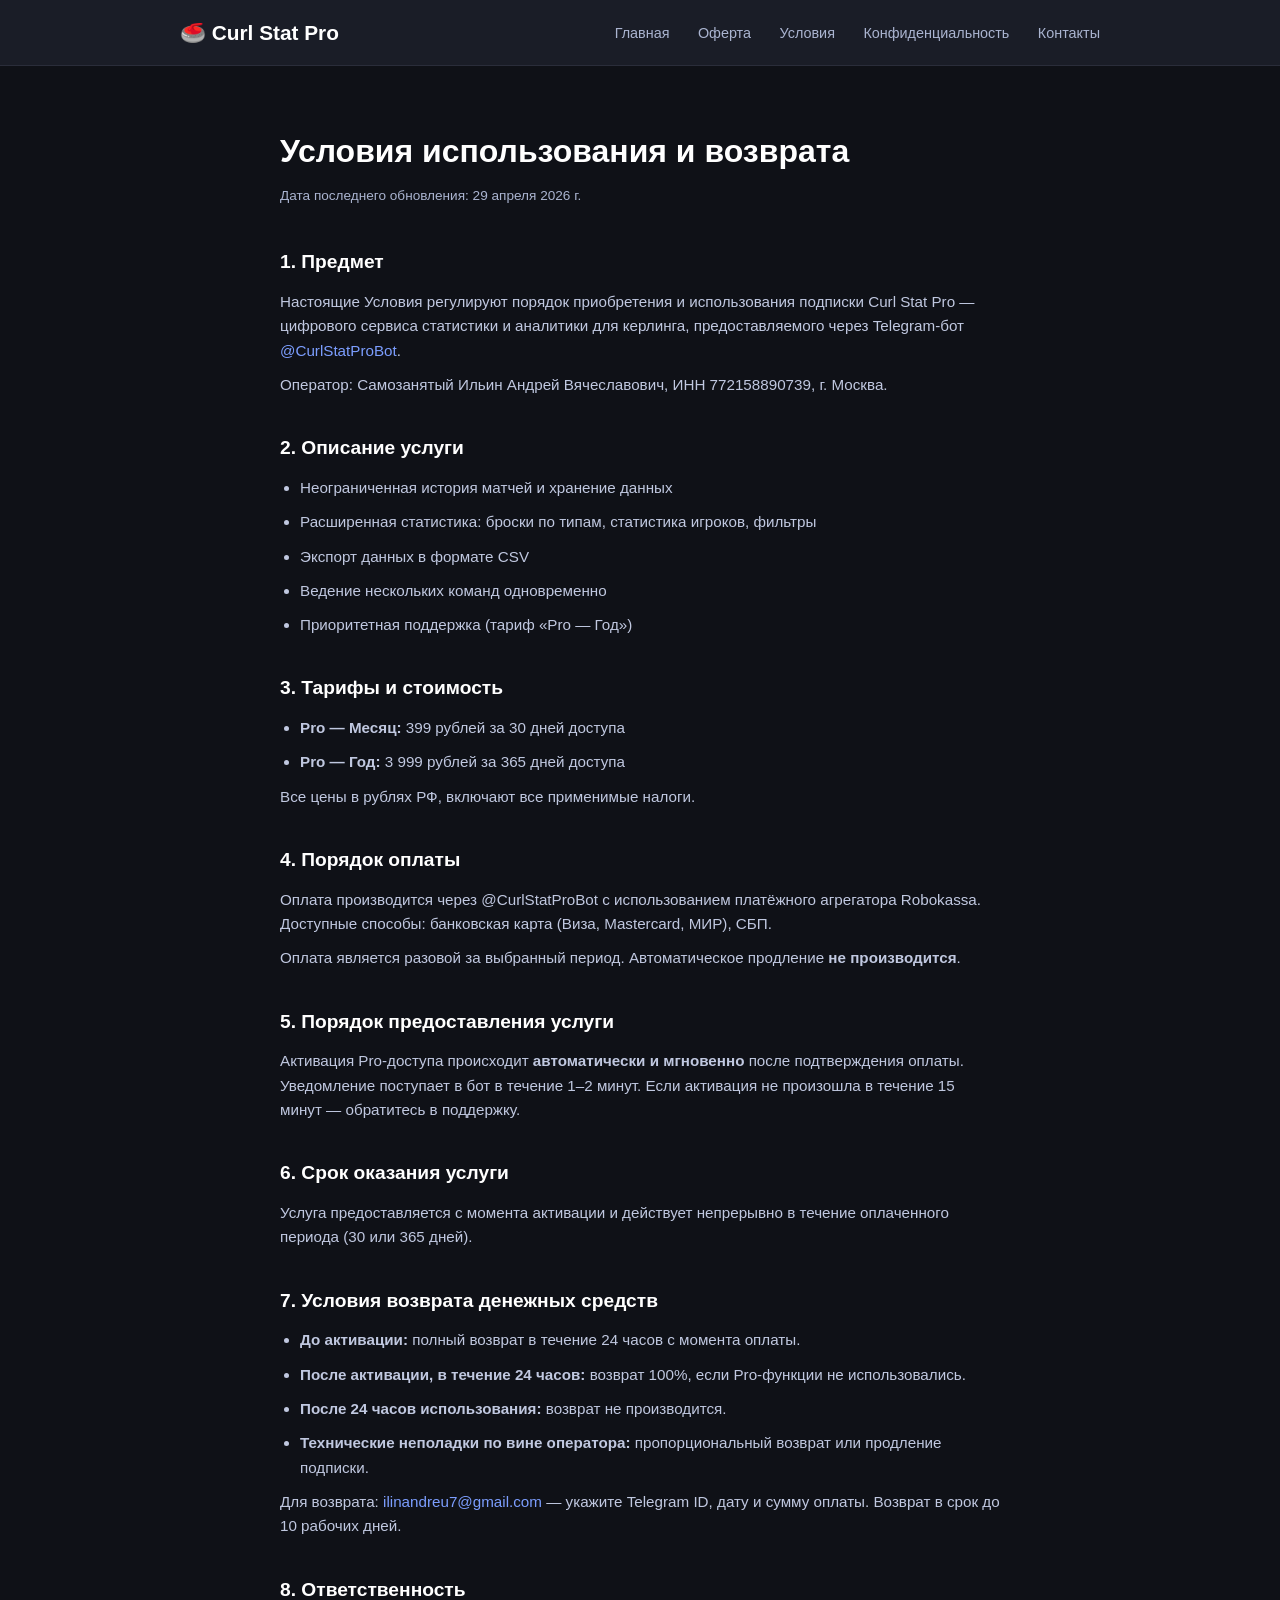
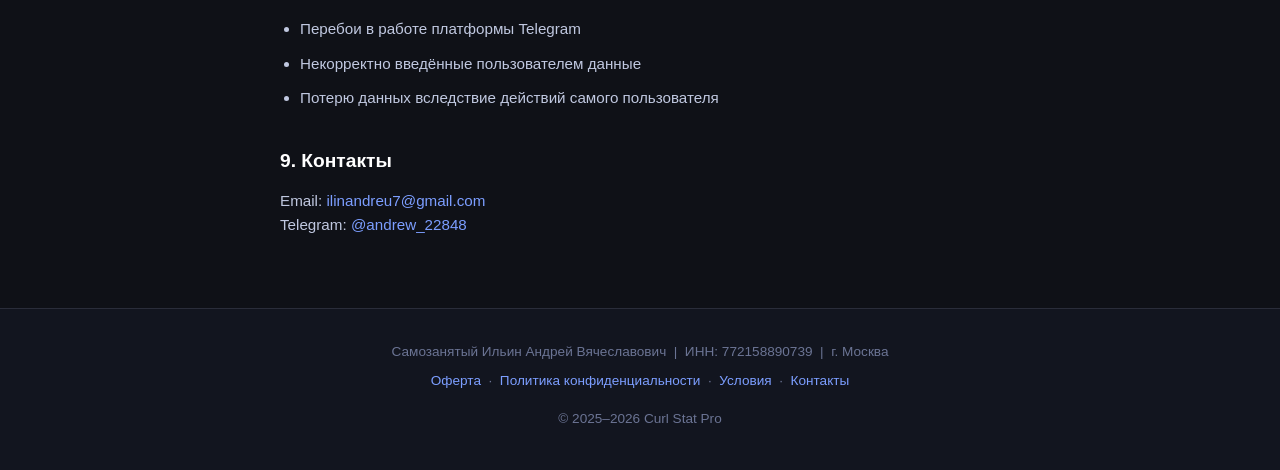
<file: terms.html>
<!DOCTYPE html>
<html lang="ru">
<head>
  <meta charset="UTF-8">
  <meta name="viewport" content="width=device-width, initial-scale=1.0">
  <link rel="icon" href="favicon.svg" type="image/svg+xml">
  <title>Условия использования — Curl Stat Pro</title>
  <link rel="stylesheet" href="style.css">
</head>
<body>
  <header>
    <div class="container">
      <div class="logo"><a href="index.html" style="color:#fff;text-decoration:none">🥌 Curl Stat Pro</a></div>
      <nav>
        <a href="index.html">Главная</a>
        <a href="offer.html">Оферта</a>
        <a href="terms.html">Условия</a>
        <a href="privacy.html">Конфиденциальность</a>
        <a href="contacts.html">Контакты</a>
      </nav>
    </div>
  </header>

  <div class="page-content">
    <h1>Условия использования и возврата</h1>
    <p class="updated">Дата последнего обновления: 29 апреля 2026 г.</p>
    <h2>1. Предмет</h2>
    <p>Настоящие Условия регулируют порядок приобретения и использования подписки Curl Stat Pro — цифрового сервиса статистики и аналитики для керлинга, предоставляемого через Telegram-бот <a href="https://t.me/CurlStatProBot" target="_blank">@CurlStatProBot</a>.</p>
    <p>Оператор: Самозанятый Ильин Андрей Вячеславович, ИНН 772158890739, г. Москва.</p>
    <h2>2. Описание услуги</h2>
    <ul>
      <li>Неограниченная история матчей и хранение данных</li>
      <li>Расширенная статистика: броски по типам, статистика игроков, фильтры</li>
      <li>Экспорт данных в формате CSV</li>
      <li>Ведение нескольких команд одновременно</li>
      <li>Приоритетная поддержка (тариф «Pro — Год»)</li>
    </ul>
    <h2>3. Тарифы и стоимость</h2>
    <ul>
      <li><strong>Pro — Месяц:</strong> 399 рублей за 30 дней доступа</li>
      <li><strong>Pro — Год:</strong> 3 999 рублей за 365 дней доступа</li>
    </ul>
    <p>Все цены в рублях РФ, включают все применимые налоги.</p>
    <h2>4. Порядок оплаты</h2>
    <p>Оплата производится через @CurlStatProBot с использованием платёжного агрегатора Robokassa. Доступные способы: банковская карта (Виза, Mastercard, МИР), СБП.</p>
    <p>Оплата является разовой за выбранный период. Автоматическое продление <strong>не производится</strong>.</p>
    <h2>5. Порядок предоставления услуги</h2>
    <p>Активация Pro-доступа происходит <strong>автоматически и мгновенно</strong> после подтверждения оплаты. Уведомление поступает в бот в течение 1–2 минут. Если активация не произошла в течение 15 минут — обратитесь в поддержку.</p>
    <h2>6. Срок оказания услуги</h2>
    <p>Услуга предоставляется с момента активации и действует непрерывно в течение оплаченного периода (30 или 365 дней).</p>
    <h2>7. Условия возврата денежных средств</h2>
    <ul>
      <li><strong>До активации:</strong> полный возврат в течение 24 часов с момента оплаты.</li>
      <li><strong>После активации, в течение 24 часов:</strong> возврат 100%, если Pro-функции не использовались.</li>
      <li><strong>После 24 часов использования:</strong> возврат не производится.</li>
      <li><strong>Технические неполадки по вине оператора:</strong> пропорциональный возврат или продление подписки.</li>
    </ul>
    <p>Для возврата: <a href="mailto:ilinandreu7@gmail.com">ilinandreu7@gmail.com</a> — укажите Telegram ID, дату и сумму оплаты. Возврат в срок до 10 рабочих дней.</p>
    <h2>8. Ответственность</h2>
    <ul>
      <li>Перебои в работе платформы Telegram</li>
      <li>Некорректно введённые пользователем данные</li>
      <li>Потерю данных вследствие действий самого пользователя</li>
    </ul>
    <h2>9. Контакты</h2>
    <p>Email: <a href="mailto:ilinandreu7@gmail.com">ilinandreu7@gmail.com</a><br>
    Telegram: <a href="https://t.me/andrew_22848" target="_blank">@andrew_22848</a></p>
  </div>

  <footer>
    <div class="container">
      <p>Самозанятый Ильин Андрей Вячеславович &nbsp;|&nbsp; ИНН: 772158890739 &nbsp;|&nbsp; г. Москва</p>
      <p>
        <a href="offer.html">Оферта</a> &nbsp;·&nbsp;
        <a href="privacy.html">Политика конфиденциальности</a> &nbsp;·&nbsp;
        <a href="terms.html">Условия</a> &nbsp;·&nbsp;
        <a href="contacts.html">Контакты</a>
      </p>
      <p class="copy">&copy; 2025–2026 Curl Stat Pro</p>
    </div>
  </footer>
</body>
</html>
</file>
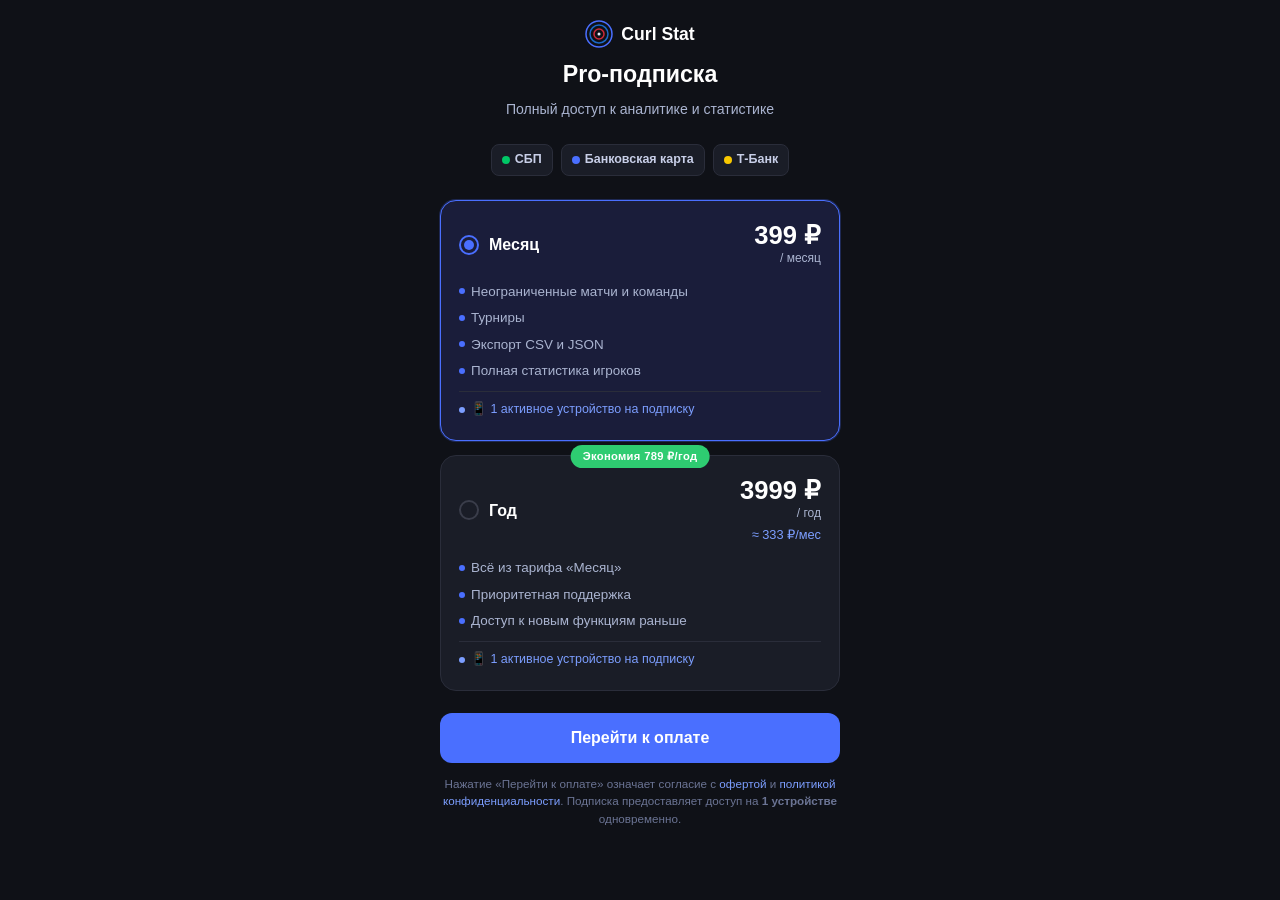
<file: webapp.html>
<!DOCTYPE html>
<html lang="ru">
<head>
  <meta charset="UTF-8">
  <meta name="viewport" content="width=device-width, initial-scale=1.0, maximum-scale=1.0, user-scalable=no">
  <link rel="icon" href="favicon.svg" type="image/svg+xml">
  <title>Curl Stat Pro</title>
  <script src="https://telegram.org/js/telegram-web-app.js"></script>
  <style>
    * { margin: 0; padding: 0; box-sizing: border-box; }

    body {
      font-family: -apple-system, BlinkMacSystemFont, 'Segoe UI', sans-serif;
      background: var(--tg-theme-bg-color, #0f1117);
      color: var(--tg-theme-text-color, #e8eaf6);
      line-height: 1.6;
      min-height: 100vh;
      padding: 20px 16px 48px;
    }

    .header {
      text-align: center;
      margin-bottom: 24px;
    }
    .logo {
      display: inline-flex;
      align-items: center;
      gap: 8px;
      font-size: 1.1rem;
      font-weight: 700;
      color: #fff;
      margin-bottom: 6px;
    }
    .logo svg { flex-shrink: 0; }
    .header h1 {
      font-size: 1.45rem;
      font-weight: 800;
      color: #fff;
      margin-bottom: 5px;
    }
    .header p {
      font-size: .88rem;
      color: #aab4d0;
    }

    .pay-methods {
      display: flex;
      align-items: center;
      justify-content: center;
      gap: 8px;
      flex-wrap: wrap;
      margin: 14px auto 24px;
      max-width: 400px;
    }
    .pay-method {
      display: inline-flex;
      align-items: center;
      gap: 5px;
      background: #1a1d27;
      border: 1px solid #2a2d3a;
      border-radius: 8px;
      padding: 5px 10px;
      font-size: .78rem;
      font-weight: 600;
      color: #c8cfe8;
      white-space: nowrap;
    }
    .pay-method .dot {
      width: 8px; height: 8px;
      border-radius: 50%;
      flex-shrink: 0;
    }
    .dot-sbp   { background: #00c766; }
    .dot-card  { background: #4a6fff; }
    .dot-tbank { background: #f8c800; }

    .plans {
      display: flex;
      flex-direction: column;
      gap: 14px;
      max-width: 400px;
      margin: 0 auto;
    }

    .plan {
      background: #1a1d27;
      border: 1.5px solid #2a2d3a;
      border-radius: 16px;
      padding: 20px 18px;
      cursor: pointer;
      position: relative;
      transition: border-color .18s, box-shadow .18s, transform .12s;
      -webkit-tap-highlight-color: transparent;
    }
    .plan:active { transform: scale(0.98); }
    .plan.featured { border-color: #4a6fff; box-shadow: 0 0 0 1px #4a6fff44; }
    .plan.selected { border-color: #4a6fff; background: #1a1d3a; }

    .badge-popular {
      position: absolute;
      top: -11px;
      left: 50%;
      transform: translateX(-50%);
      background: #2ecc71;
      color: #fff;
      font-size: .7rem;
      font-weight: 700;
      padding: 3px 12px;
      border-radius: 20px;
      white-space: nowrap;
      letter-spacing: .03em;
    }

    .plan-header {
      display: flex;
      align-items: center;
      justify-content: space-between;
      margin-bottom: 10px;
    }
    .plan-name {
      font-size: 1rem;
      font-weight: 700;
      color: #fff;
    }
    .plan-price { text-align: right; }
    .price-main {
      font-size: 1.6rem;
      font-weight: 800;
      color: #fff;
      line-height: 1.1;
    }
    .price-sub { font-size: .75rem; color: #aab4d0; }
    .price-monthly { font-size: .8rem; color: #7c9eff; margin-top: 2px; }

    .plan-features {
      list-style: none;
      margin-top: 12px;
      display: flex;
      flex-direction: column;
      gap: 5px;
    }
    .plan-features li {
      font-size: .84rem;
      color: #aab4d0;
      display: flex;
      align-items: center;
      gap: 6px;
    }
    .plan-features li::before {
      content: "";
      display: inline-block;
      width: 6px;
      height: 6px;
      border-radius: 50%;
      background: #4a6fff;
      flex-shrink: 0;
    }
    .plan-features li.device-limit {
      color: #7c9eff;
      font-size: .78rem;
      margin-top: 4px;
      border-top: 1px solid #2a2d3a;
      padding-top: 8px;
    }
    .plan-features li.device-limit::before {
      background: #7c9eff;
    }

    .radio-dot {
      width: 20px;
      height: 20px;
      border-radius: 50%;
      border: 2px solid #3a3d4a;
      display: flex;
      align-items: center;
      justify-content: center;
      flex-shrink: 0;
      transition: border-color .18s;
    }
    .plan.selected .radio-dot { border-color: #4a6fff; }
    .radio-inner {
      width: 10px;
      height: 10px;
      border-radius: 50%;
      background: #4a6fff;
      opacity: 0;
      transform: scale(0.5);
      transition: opacity .18s, transform .18s;
    }
    .plan.selected .radio-inner { opacity: 1; transform: scale(1); }

    .cta-wrap {
      max-width: 400px;
      margin: 22px auto 0;
    }
    .btn-pay {
      width: 100%;
      background: #4a6fff;
      color: #fff;
      border: none;
      border-radius: 12px;
      padding: 16px 24px;
      font-size: 1rem;
      font-weight: 700;
      cursor: pointer;
      transition: background .18s, transform .1s;
      -webkit-tap-highlight-color: transparent;
    }
    .btn-pay:hover { background: #3a5fee; }
    .btn-pay:active { transform: scale(0.98); }
    .btn-pay:disabled { opacity: .5; cursor: not-allowed; }

    .terms-note {
      text-align: center;
      font-size: .73rem;
      color: #6b7494;
      margin-top: 12px;
      line-height: 1.5;
    }
    .terms-note a { color: #7c9eff; text-decoration: none; }

    .error-msg {
      background: #2a1a1a;
      border: 1px solid #cc2a3a44;
      color: #ff7c8a;
      border-radius: 10px;
      padding: 12px 16px;
      font-size: .85rem;
      text-align: center;
      margin: 12px auto 0;
      max-width: 400px;
      display: none;
    }

    .loading-spinner {
      display: inline-block;
      width: 18px;
      height: 18px;
      border: 2px solid rgba(255,255,255,.3);
      border-top-color: #fff;
      border-radius: 50%;
      animation: spin .7s linear infinite;
      vertical-align: middle;
      margin-right: 6px;
    }
    @keyframes spin { to { transform: rotate(360deg); } }
  </style>
</head>
<body>

<div class="header">
  <div class="logo">
    <svg width="28" height="28" viewBox="0 0 28 28" fill="none" aria-label="Curl Stat">
      <circle cx="14" cy="14" r="13" stroke="#4a6fff" stroke-width="1.5"/>
      <circle cx="14" cy="14" r="9" stroke="#1A68C8" stroke-width="1.5"/>
      <circle cx="14" cy="14" r="5" stroke="#CC2A3A" stroke-width="1.5"/>
      <circle cx="14" cy="14" r="1.5" fill="#e8eaf6"/>
    </svg>
    Curl Stat
  </div>
  <h1>Pro-подписка</h1>
  <p>Полный доступ к аналитике и статистике</p>
</div>

<div class="pay-methods">
  <div class="pay-method"><span class="dot dot-sbp"></span>СБП</div>
  <div class="pay-method"><span class="dot dot-card"></span>Банковская карта</div>
  <div class="pay-method"><span class="dot dot-tbank"></span>Т-Банк</div>
</div>

<div class="plans" id="plansContainer">

  <div class="plan featured" id="plan-monthly" onclick="selectPlan('monthly')">
    <div class="plan-header">
      <div style="display:flex;align-items:center;gap:10px">
        <div class="radio-dot"><div class="radio-inner"></div></div>
        <span class="plan-name">Месяц</span>
      </div>
      <div class="plan-price">
        <div class="price-main">399 ₽</div>
        <div class="price-sub">/ месяц</div>
      </div>
    </div>
    <ul class="plan-features">
      <li>Неограниченные матчи и команды</li>
      <li>Турниры</li>
      <li>Экспорт CSV и JSON</li>
      <li>Полная статистика игроков</li>
      <li class="device-limit">📱 1 активное устройство на подписку</li>
    </ul>
  </div>

  <div class="plan" id="plan-yearly" onclick="selectPlan('yearly')">
    <div class="badge-popular">Экономия 789 ₽/год</div>
    <div class="plan-header">
      <div style="display:flex;align-items:center;gap:10px">
        <div class="radio-dot"><div class="radio-inner"></div></div>
        <span class="plan-name">Год</span>
      </div>
      <div class="plan-price">
        <div class="price-main">3999 ₽</div>
        <div class="price-sub">/ год</div>
        <div class="price-monthly">≈ 333 ₽/мес</div>
      </div>
    </div>
    <ul class="plan-features">
      <li>Всё из тарифа «Месяц»</li>
      <li>Приоритетная поддержка</li>
      <li>Доступ к новым функциям раньше</li>
      <li class="device-limit">📱 1 активное устройство на подписку</li>
    </ul>
  </div>

</div>

<div class="error-msg" id="errorMsg"></div>

<div class="cta-wrap">
  <button class="btn-pay" id="payBtn" onclick="startPayment()">
    Перейти к оплате
  </button>
  <p class="terms-note">
    Нажатие «Перейти к оплате» означает согласие с 
    <a href="https://andrew2284868.github.io/curlstat-landing/offer.html" target="_blank">офертой</a>
    и
    <a href="https://andrew2284868.github.io/curlstat-landing/privacy.html" target="_blank">политикой конфиденциальности</a>.
    Подписка предоставляет доступ на&nbsp;<strong>1&nbsp;устройстве</strong> одновременно.
  </p>
</div>

<script>
const BOT_API_URL = 'https://bba111ukubqgm2svbr45.containers.yandexcloud.net';

const tg = window.Telegram?.WebApp;
let selectedPlan = 'monthly';
let tgUserId = null;
let initDataRaw = '';

if (tg) {
  tg.ready();
  tg.expand();
  tgUserId    = tg.initDataUnsafe?.user?.id;
  initDataRaw = tg.initData || '';
}

selectPlan('monthly');

function selectPlan(plan) {
  selectedPlan = plan;
  document.getElementById('plan-monthly').classList.toggle('selected', plan === 'monthly');
  document.getElementById('plan-yearly').classList.toggle('selected', plan === 'yearly');
  hideError();
}

function showError(msg) {
  const el = document.getElementById('errorMsg');
  el.textContent = msg;
  el.style.display = 'block';
}
function hideError() {
  document.getElementById('errorMsg').style.display = 'none';
}

async function startPayment() {
  hideError();

  const urlParams = new URLSearchParams(window.location.search);
  
  if (!tgUserId) {
    tgUserId = urlParams.get('tg_id');
  }

  const urlToken = urlParams.get('token');

  if (!tgUserId) {
    showError('Требуется открыть страницу через приложение.');
    return;
  }

  const btn = document.getElementById('payBtn');
  btn.disabled = true;
  btn.innerHTML = '<span class="loading-spinner"></span>Подготовка...';

  try {
    const body = {
      plan: selectedPlan,
      tg_user_id: String(tgUserId),
    };
    if (initDataRaw) {
      body.init_data = initDataRaw;
    }

    const headers = { 'Content-Type': 'application/json' };
    if (urlToken) {
        headers['X-Session-Token'] = urlToken;
    }

    const res = await fetch(`${BOT_API_URL}/payment/create`, {
      method: 'POST',
      headers: headers,
      body: JSON.stringify(body),
    });

    if (!res.ok) {
      const err = await res.json().catch(() => ({}));
      throw new Error(err.error || `Ошибка сервера: ${res.status}`);
    }

    const data = await res.json();
    if (!data.url) throw new Error('Сбой получения ссылки на оплату');

    if (tg?.openLink) {
      tg.openLink(data.url);
    } else {
      window.location.href = data.url;
    }

  } catch (e) {
    showError(e.message || 'Сбой создания платежа. Повторите попытку позже.');
  } finally {
    btn.disabled = false;
    btn.innerHTML = 'Перейти к оплате';
  }
}
</script>
</body>
</html>
</file>
<file: style.css>
* { margin: 0; padding: 0; box-sizing: border-box; }
body { font-family: -apple-system, BlinkMacSystemFont, 'Segoe UI', sans-serif; background: #0f1117; color: #e8eaf6; line-height: 1.6; }
a { color: #7c9eff; text-decoration: none; }
a:hover { text-decoration: underline; }

.container { max-width: 960px; margin: 0 auto; padding: 0 20px; }

header { background: #1a1d27; border-bottom: 1px solid #2a2d3a; padding: 16px 0; position: sticky; top: 0; z-index: 100; }
header .container { display: flex; align-items: center; justify-content: space-between; }
.logo { font-size: 1.3rem; font-weight: 700; color: #fff; }
nav a { margin-left: 24px; color: #aab4d0; font-size: .9rem; }
nav a:hover { color: #fff; text-decoration: none; }

.hero { background: linear-gradient(135deg, #1a1d27 0%, #12151f 100%); padding: 80px 0 60px; text-align: center; }
.hero h1 { font-size: 2.8rem; font-weight: 800; color: #fff; margin-bottom: 16px; }
.subtitle { font-size: 1.15rem; color: #aab4d0; max-width: 560px; margin: 0 auto 36px; }

.btn-primary { background: #4a6fff; color: #fff; padding: 14px 32px; border-radius: 10px; font-weight: 600; font-size: 1rem; display: inline-block; transition: background .2s; }
.btn-primary:hover { background: #3a5fee; text-decoration: none; }
.btn-secondary { background: transparent; color: #7c9eff; border: 2px solid #4a6fff; padding: 12px 30px; border-radius: 10px; font-weight: 600; font-size: 1rem; display: inline-block; transition: all .2s; }
.btn-secondary:hover { background: #4a6fff22; text-decoration: none; }

section { padding: 64px 0; }
section h2 { font-size: 1.8rem; font-weight: 700; color: #fff; text-align: center; margin-bottom: 40px; }

.grid { display: grid; grid-template-columns: repeat(auto-fit, minmax(260px, 1fr)); gap: 20px; }
.card { background: #1a1d27; border: 1px solid #2a2d3a; border-radius: 14px; padding: 28px; }
.card .icon { font-size: 2rem; margin-bottom: 12px; }
.card h3 { font-size: 1.05rem; color: #fff; margin-bottom: 8px; }
.card p { color: #aab4d0; font-size: .9rem; }

.pricing { background: #12151f; }
.plans { display: grid; grid-template-columns: repeat(auto-fit, minmax(260px, 1fr)); gap: 24px; }
.plan { background: #1a1d27; border: 1px solid #2a2d3a; border-radius: 16px; padding: 32px 28px; position: relative; text-align: center; }
.plan.featured { border-color: #4a6fff; box-shadow: 0 0 0 1px #4a6fff44; }
.plan h3 { font-size: 1.1rem; color: #fff; margin-bottom: 12px; }
.price { font-size: 2.2rem; font-weight: 800; color: #fff; margin-bottom: 4px; }
.price span { font-size: 1rem; font-weight: 400; color: #aab4d0; }
.per-month { color: #7c9eff; font-size: .9rem; margin-bottom: 20px; }
.plan ul { list-style: none; text-align: left; margin: 20px 0 28px; }
.plan ul li { color: #aab4d0; font-size: .9rem; padding: 5px 0; }
.badge { position: absolute; top: -13px; left: 50%; transform: translateX(-50%); background: #4a6fff; color: #fff; font-size: .75rem; font-weight: 700; padding: 4px 16px; border-radius: 20px; white-space: nowrap; }
.badge.save { background: #2ecc71; }

.steps { display: grid; grid-template-columns: repeat(auto-fit, minmax(200px, 1fr)); gap: 24px; }
.step { text-align: center; padding: 24px; }
.num { display: inline-flex; align-items: center; justify-content: center; width: 48px; height: 48px; background: #4a6fff22; color: #7c9eff; border-radius: 50%; font-size: 1.4rem; font-weight: 700; margin-bottom: 12px; }
.step p { color: #aab4d0; font-size: .95rem; }

.page-content { max-width: 760px; margin: 0 auto; padding: 60px 20px; }
.page-content h1 { font-size: 2rem; color: #fff; margin-bottom: 8px; }
.page-content .updated { color: #aab4d0; font-size: .85rem; margin-bottom: 40px; }
.page-content h2 { font-size: 1.2rem; color: #fff; margin: 36px 0 12px; }
.page-content p, .page-content li { color: #c0c8e0; font-size: .95rem; margin-bottom: 10px; }
.page-content ul { padding-left: 20px; }
.page-content a { color: #7c9eff; }

footer { background: #12151f; border-top: 1px solid #2a2d3a; padding: 32px 0; text-align: center; }
footer p { color: #6b7494; font-size: .85rem; margin-bottom: 8px; }
footer a { color: #7c9eff; }
.copy { margin-top: 16px !important; }

@media (max-width: 600px) {
  .hero h1 { font-size: 2rem; }
  nav { display: none; }
}
</file>
